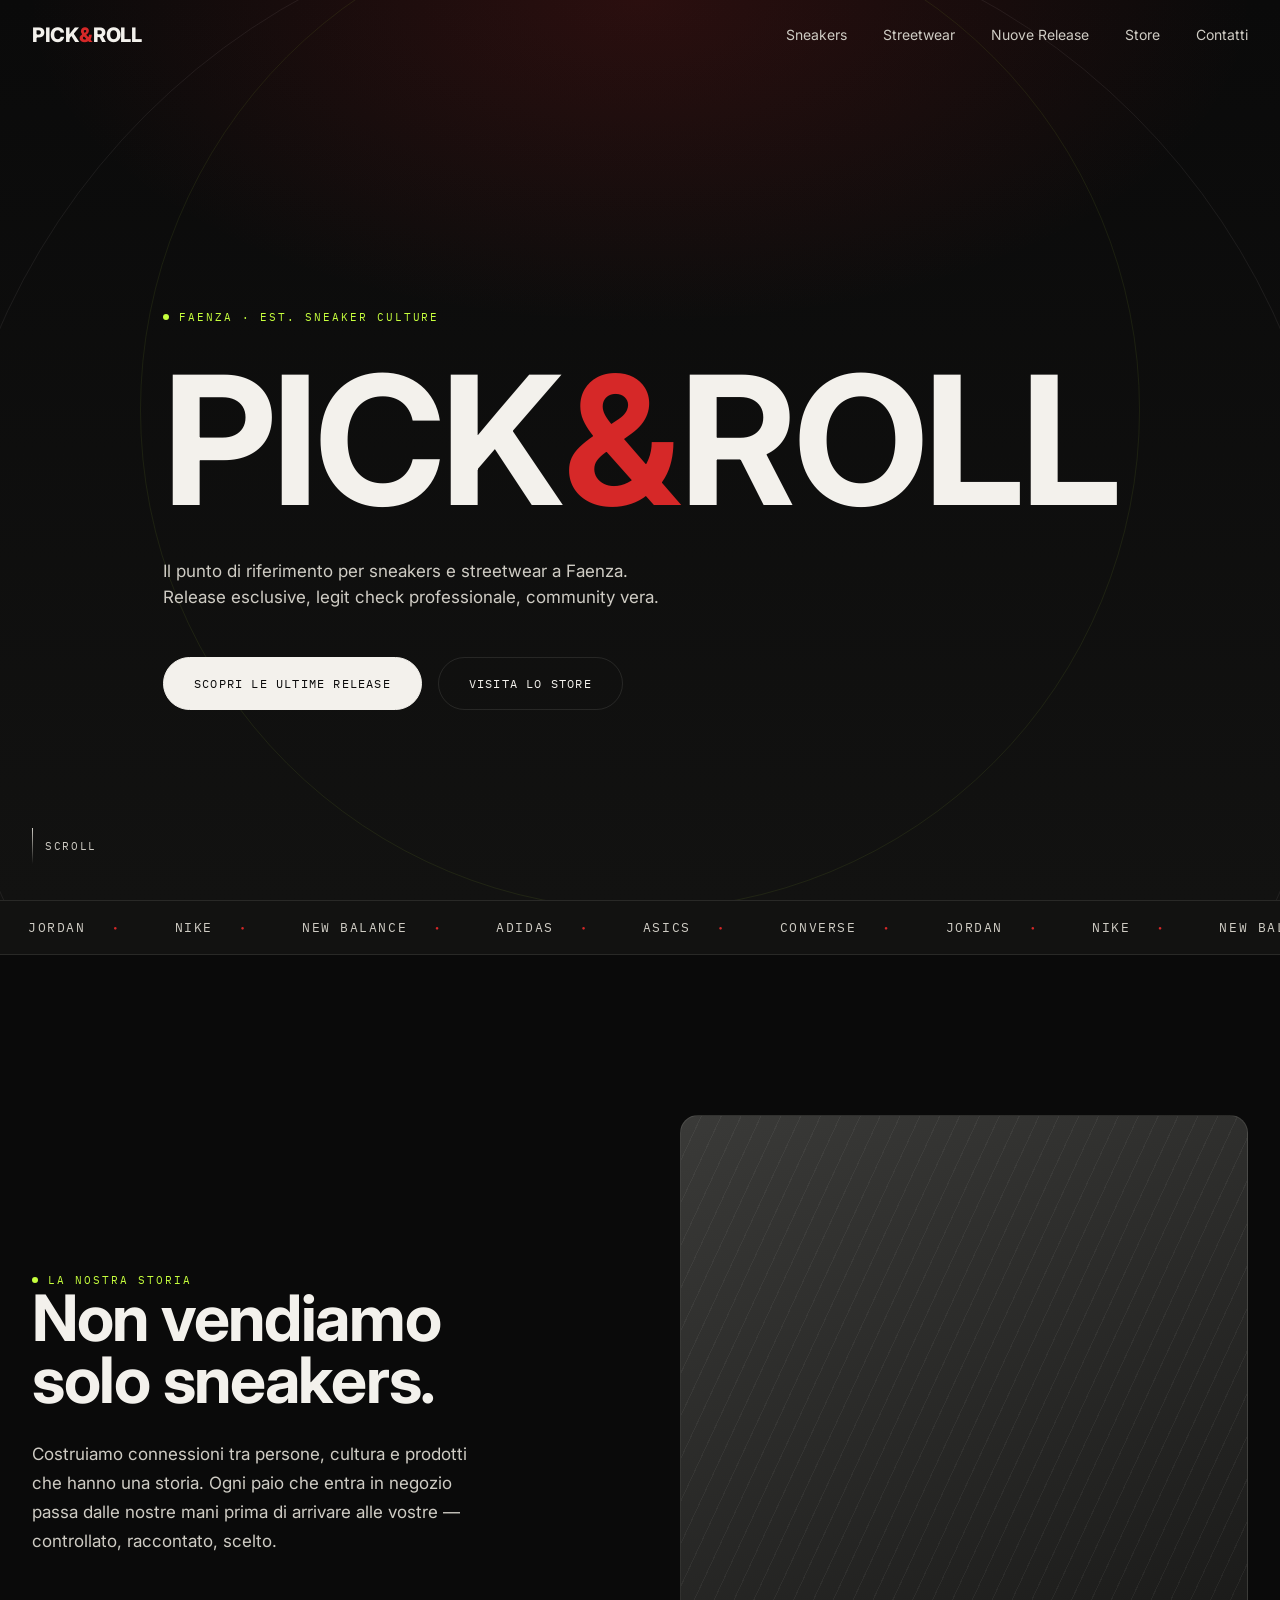
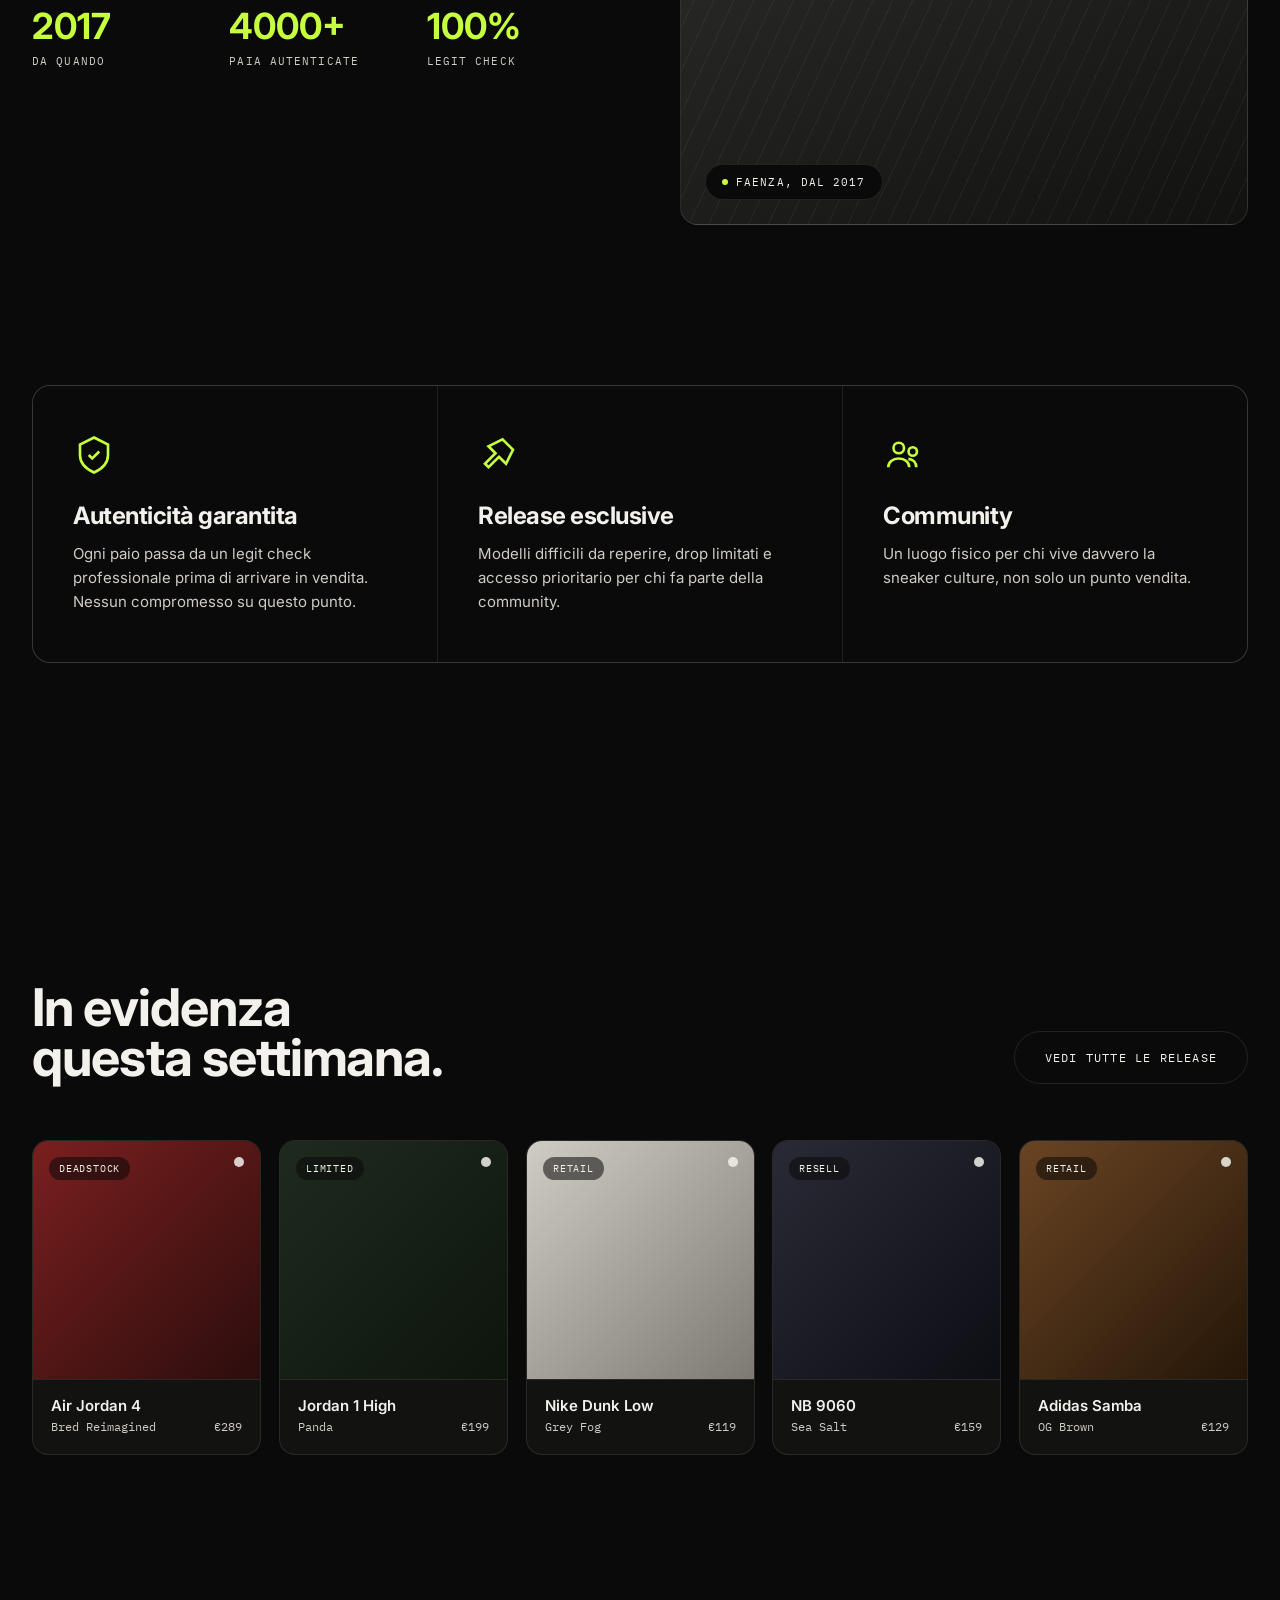
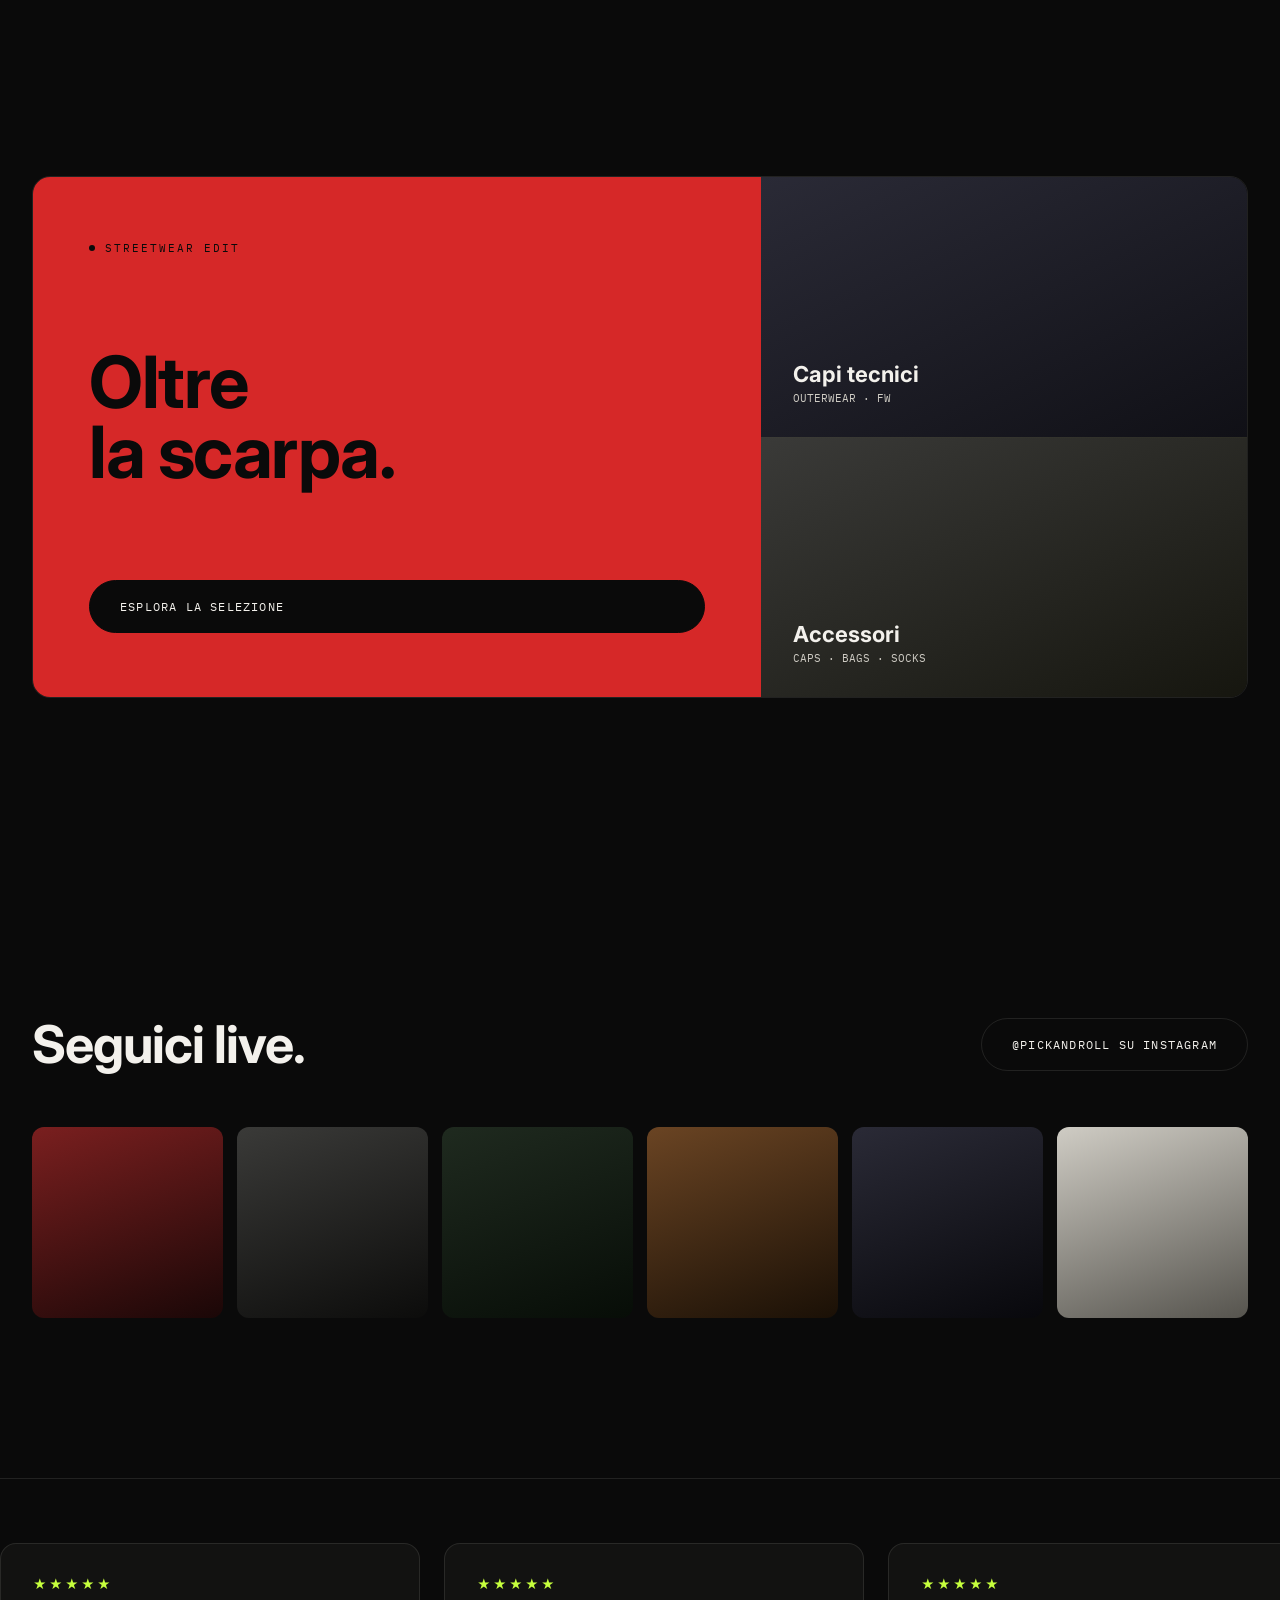
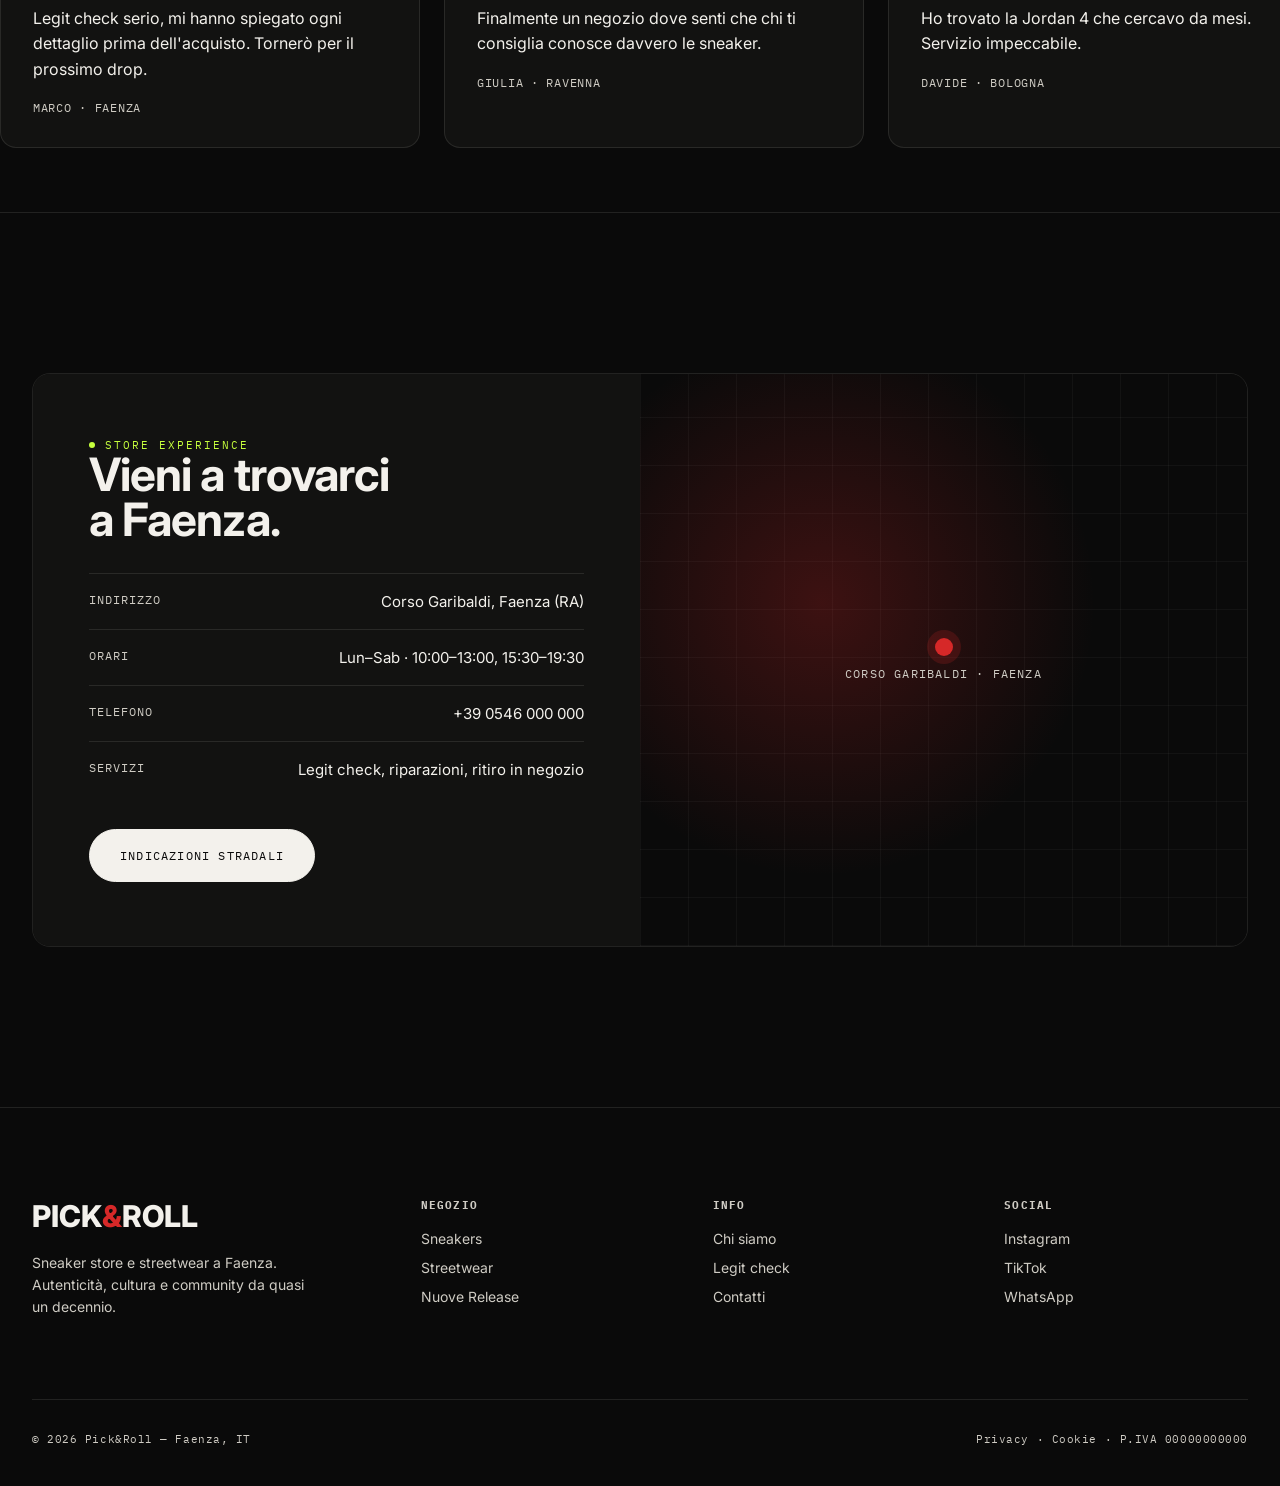
<file: gd_web_redesign/projects/pick-and-roll/index.html>
<!DOCTYPE html>
<html lang="it">
<head>
<meta charset="UTF-8">
<meta name="viewport" content="width=device-width, initial-scale=1.0">
<title>Pick&Roll — Sneakers & Streetwear, Faenza</title>
<meta name="description" content="Pick&Roll è lo sneaker store di Faenza specializzato in sneakers esclusive, streetwear, legit check e resell. Release limitate, cultura vera.">

<!-- SEO / Open Graph -->
<meta property="og:title" content="Pick&Roll — Sneakers & Streetwear a Faenza">
<meta property="og:description" content="Il punto di riferimento per sneakers e streetwear a Faenza. Autenticità garantita, release esclusive, community vera.">
<meta property="og:type" content="website">
<meta property="og:locale" content="it_IT">
<meta name="robots" content="index, follow">

<link rel="preconnect" href="https://fonts.googleapis.com">
<link rel="preconnect" href="https://fonts.gstatic.com" crossorigin>
<link href="https://fonts.googleapis.com/css2?family=Inter:wght@400;500;600&family=IBM+Plex+Mono:wght@500&display=swap" rel="stylesheet">
<link rel="stylesheet" href="https://api.fontshare.com/v2/css?f[]=general-sans@500,600,700,800&display=swap">

<script type="application/ld+json">
{
  "@context": "https://schema.org",
  "@type": "SportingGoodsStore",
  "name": "Pick&Roll",
  "image": "",
  "description": "Sneaker store specializzato in sneakers esclusive, streetwear, legit check e resell a Faenza.",
  "address": {
    "@type": "PostalAddress",
    "addressLocality": "Faenza",
    "addressRegion": "Emilia-Romagna",
    "addressCountry": "IT"
  },
  "areaServed": ["Faenza", "Ravenna", "Emilia-Romagna"]
}
</script>

<style>
  :root{
    --ink:#0a0a0a;
    --ink-soft:#121211;
    --concrete:#3a3a38;
    --bone:#f3f1ec;
    --bone-dim:#cfccc4;
    --court-red:#d62828;
    --volt:#c6ff3d;
    --satin:#b6b8bb;
    --border:rgba(243,241,236,0.1);
    --ease:cubic-bezier(.16,1,.3,1);
    --display:"General Sans", "Inter", sans-serif;
    --body:"Inter", sans-serif;
    --mono:"IBM Plex Mono", monospace;
  }
  *{margin:0;padding:0;box-sizing:border-box;}
  html{scroll-behavior:smooth;}
  body{
    background:var(--ink);
    color:var(--bone);
    font-family:var(--body);
    overflow-x:hidden;
    -webkit-font-smoothing:antialiased;
  }
  a{color:inherit;text-decoration:none;}
  img,svg{display:block;max-width:100%;}
  ::selection{background:var(--court-red);color:var(--bone);}

  .wrap{max-width:1320px;margin:0 auto;padding:0 32px;}
  .eyebrow{
    font-family:var(--mono);
    font-size:11px;
    letter-spacing:.18em;
    text-transform:uppercase;
    color:var(--volt);
    display:flex;align-items:center;gap:10px;
  }
  .eyebrow::before{content:"";width:6px;height:6px;background:var(--volt);border-radius:50%;flex-shrink:0;}

  h1,h2,h3{font-family:var(--display);font-weight:700;letter-spacing:-0.02em;line-height:0.98;}

  .btn{
    font-family:var(--mono);
    font-size:12px;
    letter-spacing:.1em;
    text-transform:uppercase;
    padding:18px 30px;
    border-radius:999px;
    display:inline-flex;
    align-items:center;
    gap:10px;
    cursor:pointer;
    border:1px solid var(--border);
    transition:background .4s var(--ease), color .4s var(--ease), border-color .4s var(--ease);
    white-space:nowrap;
  }
  .btn-primary{background:var(--bone);color:var(--ink);border-color:var(--bone);}
  .btn-primary:hover{background:var(--court-red);color:var(--bone);border-color:var(--court-red);}
  .btn-ghost{color:var(--bone);}
  .btn-ghost:hover{border-color:var(--bone);}
  .magnetic{position:relative;}

  /* reveal */
  .rv{opacity:0;transform:translateY(28px);transition:opacity .9s var(--ease), transform .9s var(--ease);}
  .rv.in{opacity:1;transform:translateY(0);}
  .rv-stagger > *{opacity:0;transform:translateY(18px);transition:opacity .7s var(--ease), transform .7s var(--ease);}
  .rv-stagger.in > *{opacity:1;transform:translateY(0);}

  /* ---------- NAV ---------- */
  header{
    position:fixed;top:0;left:0;right:0;z-index:100;
    padding:22px 0;
    transition:background .5s var(--ease), padding .5s var(--ease), border-color .5s var(--ease);
    border-bottom:1px solid transparent;
  }
  header.scrolled{
    background:rgba(10,10,10,.78);
    backdrop-filter:blur(14px);
    padding:14px 0;
    border-color:var(--border);
  }
  nav{display:flex;align-items:center;justify-content:space-between;}
  .logo{font-family:var(--display);font-weight:800;font-size:20px;letter-spacing:-0.02em;}
  .logo span{color:var(--court-red);}
  .nav-links{display:flex;gap:36px;font-size:14px;color:var(--bone-dim);}
  .nav-links a{position:relative;padding:4px 0;transition:color .3s;}
  .nav-links a::after{content:"";position:absolute;bottom:0;left:0;width:0;height:1px;background:var(--volt);transition:width .35s var(--ease);}
  .nav-links a:hover{color:var(--bone);}
  .nav-links a:hover::after{width:100%;}
  .burger{display:none;flex-direction:column;gap:5px;cursor:pointer;background:none;border:none;}
  .burger span{width:24px;height:2px;background:var(--bone);}

  /* ---------- HERO ---------- */
  .hero{
    position:relative;
    min-height:100vh;
    display:flex;flex-direction:column;justify-content:center;
    padding-top:120px;
    overflow:hidden;
    background:
      radial-gradient(ellipse 80% 60% at 50% 0%, rgba(214,40,40,.16), transparent 60%),
      linear-gradient(180deg, var(--ink) 0%, var(--ink-soft) 100%);
  }
  .court-arc{
    position:absolute;
    top:-10%;left:50%;
    width:1400px;height:1400px;
    transform:translateX(-50%);
    border:1px solid rgba(243,241,236,.07);
    border-radius:50%;
    pointer-events:none;
  }
  .court-arc.arc2{width:1000px;height:1000px;border-color:rgba(198,255,61,.08);}
  .hero-grid{position:relative;z-index:2;}
  .hero-eyebrow{margin-bottom:28px;}
  .word{
    font-size:clamp(64px, 14vw, 188px);
    text-transform:uppercase;
    display:flex;
    align-items:baseline;
    gap:.02em;
    flex-wrap:wrap;
  }
  .word .amp{
    color:var(--court-red);
    display:inline-block;
    transform-origin:50% 60%;
  }
  .word .roll{display:inline-flex;}
  .word .roll span{display:inline-block;}
  .hero-sub{
    margin-top:30px;
    max-width:520px;
    font-size:17px;
    color:var(--bone-dim);
    line-height:1.55;
  }
  .hero-cta{margin-top:46px;display:flex;gap:16px;flex-wrap:wrap;}
  .scroll-hint{
    position:absolute;bottom:36px;left:32px;
    display:flex;align-items:center;gap:12px;
    font-family:var(--mono);font-size:11px;letter-spacing:.15em;color:var(--bone-dim);
    text-transform:uppercase;
  }
  .scroll-line{width:1px;height:36px;background:linear-gradient(var(--bone-dim), transparent);position:relative;overflow:hidden;}
  .scroll-line::after{content:"";position:absolute;top:-100%;left:0;width:100%;height:100%;background:var(--volt);animation:scrolldrip 2.2s ease-in-out infinite;}
  @keyframes scrolldrip{0%{top:-100%;}100%{top:100%;}}

  /* ---------- MARQUEE ---------- */
  .marquee-strip{
    border-top:1px solid var(--border);border-bottom:1px solid var(--border);
    background:var(--ink-soft);
    overflow:hidden;
    padding:18px 0;
  }
  .marquee-track{display:flex;width:max-content;animation:scrollx 32s linear infinite;}
  .marquee-track span{
    font-family:var(--mono);font-size:13px;letter-spacing:.12em;
    color:var(--bone-dim);padding:0 28px;text-transform:uppercase;
    display:flex;align-items:center;gap:28px;
  }
  .marquee-track span::after{content:"●";color:var(--court-red);font-size:6px;}
  @keyframes scrollx{from{transform:translateX(0);}to{transform:translateX(-50%);}}

  /* ---------- STORY ---------- */
  .section{padding:160px 0;position:relative;}
  .story{display:grid;grid-template-columns:1fr 1fr;gap:80px;align-items:center;}
  .story h2{font-size:clamp(38px,5vw,64px);margin-bottom:28px;}
  .story p{color:var(--bone-dim);font-size:17px;line-height:1.7;max-width:460px;}
  .story-stats{display:grid;grid-template-columns:repeat(3,1fr);gap:24px;margin-top:48px;}
  .stat-num{font-family:var(--display);font-weight:700;font-size:36px;color:var(--volt);}
  .stat-label{font-family:var(--mono);font-size:11px;letter-spacing:.1em;color:var(--bone-dim);text-transform:uppercase;margin-top:6px;}
  .story-visual{
    aspect-ratio:4/5;
    border-radius:18px;
    position:relative;
    background:linear-gradient(155deg, var(--concrete), var(--ink-soft));
    overflow:hidden;
    border:1px solid var(--border);
  }
  .story-visual .grain-line{
    position:absolute;inset:0;
    background:
      repeating-linear-gradient(115deg, rgba(243,241,236,.05) 0px, rgba(243,241,236,.05) 1px, transparent 1px, transparent 18px);
  }
  .story-visual .tag-float{
    position:absolute;bottom:24px;left:24px;
    font-family:var(--mono);font-size:11px;letter-spacing:.1em;text-transform:uppercase;
    background:var(--ink);border:1px solid var(--border);padding:10px 16px;border-radius:999px;
    display:flex;align-items:center;gap:8px;
  }
  .story-visual .tag-float::before{content:"";width:6px;height:6px;background:var(--volt);border-radius:50%;}

  /* ---------- FEATURES ---------- */
  .features{display:grid;grid-template-columns:repeat(3,1fr);gap:1px;background:var(--border);border:1px solid var(--border);border-radius:18px;overflow:hidden;}
  .feature{background:var(--ink);padding:48px 40px;transition:background .5s var(--ease);}
  .feature:hover{background:var(--ink-soft);}
  .feature .ic{width:42px;height:42px;margin-bottom:28px;color:var(--volt);}
  .feature h3{font-size:24px;margin-bottom:14px;}
  .feature p{color:var(--bone-dim);font-size:15px;line-height:1.6;}

  /* ---------- PRODUCTS ---------- */
  .section-head{display:flex;justify-content:space-between;align-items:flex-end;margin-bottom:56px;gap:24px;flex-wrap:wrap;}
  .section-head h2{font-size:clamp(34px,4.5vw,52px);}
  .products-grid{display:grid;grid-template-columns:repeat(5,1fr);gap:18px;}
  .product-card{
    border-radius:16px;overflow:hidden;
    border:1px solid var(--border);
    background:var(--ink-soft);
    cursor:pointer;
    transition:transform .15s ease, border-color .4s var(--ease);
    will-change:transform;
  }
  .product-card:hover{border-color:rgba(243,241,236,.25);}
  .swatch{
    aspect-ratio:1/1.05;
    position:relative;
    display:flex;align-items:flex-start;justify-content:space-between;
    padding:16px;
  }
  .swatch .tag{
    font-family:var(--mono);font-size:10px;letter-spacing:.08em;text-transform:uppercase;
    background:rgba(10,10,10,.55);padding:5px 10px;border-radius:999px;backdrop-filter:blur(4px);
  }
  .swatch .dot{width:10px;height:10px;border-radius:50%;background:var(--bone);opacity:.85;}
  .product-info{padding:16px 18px 20px;border-top:1px solid var(--border);}
  .product-info .name{font-family:var(--display);font-weight:600;font-size:15px;margin-bottom:4px;}
  .product-info .meta{display:flex;justify-content:space-between;font-family:var(--mono);font-size:12px;color:var(--bone-dim);}

  .sw-1{background:linear-gradient(135deg,#7a1f1f,#2c0d0d);}
  .sw-2{background:linear-gradient(135deg,#1f2a1f,#0d150d);}
  .sw-3{background:linear-gradient(135deg,#cfccc4,#7d7a73);}
  .sw-4{background:linear-gradient(135deg,#2a2a36,#0d0d14);}
  .sw-5{background:linear-gradient(135deg,#6a4423,#241608);}

  /* ---------- STREETWEAR MAGAZINE ---------- */
  .mag{display:grid;grid-template-columns:1.2fr .8fr;gap:0;border:1px solid var(--border);border-radius:18px;overflow:hidden;}
  .mag-left{background:var(--court-red);padding:64px 56px;display:flex;flex-direction:column;justify-content:space-between;min-height:520px;}
  .mag-left h2{font-size:clamp(40px,6vw,72px);color:var(--ink);}
  .mag-left .eyebrow{color:var(--ink);}
  .mag-left .eyebrow::before{background:var(--ink);}
  .mag-right{background:var(--ink-soft);display:grid;grid-template-rows:1fr 1fr;}
  .mag-tile{padding:32px;border-top:1px solid var(--border);display:flex;flex-direction:column;justify-content:flex-end;position:relative;}
  .mag-tile:first-child{border-top:none;}
  .mag-tile .mag-name{font-family:var(--display);font-weight:700;font-size:22px;}
  .mag-tile .mag-tag{font-family:var(--mono);font-size:11px;color:var(--bone-dim);text-transform:uppercase;margin-top:4px;}
  .mag-tile.t1{background:linear-gradient(155deg,#2a2a36,#101016);}
  .mag-tile.t2{background:linear-gradient(155deg,#3a3a38,#16160f);}

  /* ---------- INSTAGRAM ---------- */
  .ig-grid{display:grid;grid-template-columns:repeat(6,1fr);gap:14px;}
  .ig-tile{aspect-ratio:1/1;border-radius:12px;position:relative;overflow:hidden;cursor:pointer;}
  .ig-tile .ig-overlay{
    position:absolute;inset:0;background:rgba(10,10,10,.55);
    display:flex;align-items:center;justify-content:center;gap:8px;
    opacity:0;transition:opacity .35s var(--ease);
    font-family:var(--mono);font-size:13px;
  }
  .ig-tile:hover .ig-overlay{opacity:1;}
  .ig-1{background:linear-gradient(160deg,#7a1f1f,#1a0707);}
  .ig-2{background:linear-gradient(160deg,#3a3a38,#0c0c0b);}
  .ig-3{background:linear-gradient(160deg,#1f2a1f,#070d07);}
  .ig-4{background:linear-gradient(160deg,#6a4423,#1a1006);}
  .ig-5{background:linear-gradient(160deg,#2a2a36,#08080c);}
  .ig-6{background:linear-gradient(160deg,#cfccc4,#56544e);}

  /* ---------- TESTIMONIALS ---------- */
  .ticker-wrap{border-top:1px solid var(--border);border-bottom:1px solid var(--border);padding:64px 0;overflow:hidden;}
  .ticker{display:flex;width:max-content;animation:scrollx 50s linear infinite;gap:24px;}
  .quote-card{
    width:420px;flex-shrink:0;
    background:var(--ink-soft);border:1px solid var(--border);border-radius:16px;
    padding:32px;
  }
  .quote-card p{font-size:16px;line-height:1.6;color:var(--bone);margin-bottom:18px;}
  .quote-card .who{font-family:var(--mono);font-size:12px;color:var(--bone-dim);text-transform:uppercase;letter-spacing:.06em;}
  .stars{color:var(--volt);font-size:13px;margin-bottom:14px;letter-spacing:2px;}

  /* ---------- STORE ---------- */
  .store{display:grid;grid-template-columns:1fr 1fr;gap:0;border:1px solid var(--border);border-radius:18px;overflow:hidden;}
  .store-info{padding:64px 56px;background:var(--ink-soft);}
  .store-info h2{font-size:clamp(32px,4vw,46px);margin-bottom:30px;}
  .store-row{display:flex;justify-content:space-between;padding:18px 0;border-top:1px solid var(--border);font-size:15px;}
  .store-row:first-of-type{border-top:none;}
  .store-row .label{color:var(--bone-dim);font-family:var(--mono);font-size:12px;text-transform:uppercase;letter-spacing:.08em;}
  .store-map{
    position:relative;background:
      radial-gradient(circle at 30% 40%, rgba(214,40,40,.25), transparent 50%),
      repeating-linear-gradient(0deg, rgba(243,241,236,.04) 0 1px, transparent 1px 48px),
      repeating-linear-gradient(90deg, rgba(243,241,236,.04) 0 1px, transparent 1px 48px),
      var(--ink);
    min-height:480px;display:flex;align-items:center;justify-content:center;
  }
  .pin{display:flex;flex-direction:column;align-items:center;gap:10px;}
  .pin-dot{width:18px;height:18px;border-radius:50%;background:var(--court-red);box-shadow:0 0 0 8px rgba(214,40,40,.18);animation:pulse 2.4s ease-in-out infinite;}
  @keyframes pulse{0%,100%{box-shadow:0 0 0 8px rgba(214,40,40,.18);}50%{box-shadow:0 0 0 16px rgba(214,40,40,.06);}}
  .pin-label{font-family:var(--mono);font-size:12px;letter-spacing:.1em;text-transform:uppercase;color:var(--bone-dim);}

  /* ---------- FOOTER ---------- */
  footer{padding:90px 0 40px;border-top:1px solid var(--border);}
  .foot-top{display:grid;grid-template-columns:1.4fr 1fr 1fr 1fr;gap:48px;margin-bottom:80px;}
  .foot-logo{font-family:var(--display);font-weight:800;font-size:30px;margin-bottom:18px;}
  .foot-logo span{color:var(--court-red);}
  .foot-top p{color:var(--bone-dim);font-size:14px;max-width:280px;line-height:1.6;}
  .foot-col h4{font-family:var(--mono);font-size:11px;letter-spacing:.1em;text-transform:uppercase;color:var(--bone-dim);margin-bottom:18px;}
  .foot-col a{display:block;font-size:14px;margin-bottom:12px;color:var(--bone-dim);transition:color .3s;}
  .foot-col a:hover{color:var(--bone);}
  .foot-bottom{display:flex;justify-content:space-between;padding-top:32px;border-top:1px solid var(--border);font-family:var(--mono);font-size:11px;color:var(--bone-dim);letter-spacing:.05em;flex-wrap:wrap;gap:12px;}

  @media (max-width:900px){
    .nav-links{display:none;}
    .burger{display:flex;}
    .story,.mag,.store{grid-template-columns:1fr;}
    .products-grid{grid-template-columns:repeat(2,1fr);}
    .features{grid-template-columns:1fr;}
    .ig-grid{grid-template-columns:repeat(3,1fr);}
    .foot-top{grid-template-columns:1fr 1fr;}
    .section{padding:100px 0;}
    .mag-right{grid-template-rows:240px 240px;}
  }

  @media (prefers-reduced-motion:reduce){
    *{animation-duration:.001s !important; transition-duration:.001s !important;}
  }
</style>
</head>
<body>

<header id="header">
  <div class="wrap">
    <nav>
      <a class="logo" href="#">PICK<span>&</span>ROLL</a>
      <div class="nav-links">
        <a href="#sneakers">Sneakers</a>
        <a href="#streetwear">Streetwear</a>
        <a href="#release">Nuove Release</a>
        <a href="#store">Store</a>
        <a href="#contatti">Contatti</a>
      </div>
      <a class="btn btn-ghost magnetic" href="#store" style="display:none" id="navCta">Prenota legit check</a>
      <button class="burger" id="burger" aria-label="Menu"><span></span><span></span><span></span></button>
    </nav>
  </div>
</header>

<!-- HERO -->
<section class="hero">
  <div class="court-arc"></div>
  <div class="court-arc arc2"></div>
  <div class="wrap hero-grid">
    <div class="eyebrow hero-eyebrow">Faenza · Est. sneaker culture</div>
    <h1 class="word">
      <span>PICK</span><span class="amp" id="amp">&amp;</span><span class="roll" id="rollWord"></span>
    </h1>
    <p class="hero-sub">Il punto di riferimento per sneakers e streetwear a Faenza. Release esclusive, legit check professionale, community vera.</p>
    <div class="hero-cta">
      <a href="#release" class="btn btn-primary magnetic">Scopri le ultime release</a>
      <a href="#store" class="btn btn-ghost magnetic">Visita lo store</a>
    </div>
  </div>
  <div class="scroll-hint"><div class="scroll-line"></div>Scroll</div>
</section>

<!-- MARQUEE -->
<div class="marquee-strip">
  <div class="marquee-track" id="marquee1"></div>
</div>

<!-- STORY -->
<section class="section">
  <div class="wrap story">
    <div class="rv">
      <div class="eyebrow">La nostra storia</div>
      <h2>Non vendiamo<br>solo sneakers.</h2>
      <p>Costruiamo connessioni tra persone, cultura e prodotti che hanno una storia. Ogni paio che entra in negozio passa dalle nostre mani prima di arrivare alle vostre — controllato, raccontato, scelto.</p>
      <div class="story-stats">
        <div><div class="stat-num">2017</div><div class="stat-label">Da quando</div></div>
        <div><div class="stat-num">4000+</div><div class="stat-label">Paia autenticate</div></div>
        <div><div class="stat-num">100%</div><div class="stat-label">Legit check</div></div>
      </div>
    </div>
    <div class="rv story-visual">
      <div class="grain-line"></div>
      <div class="tag-float">Faenza, dal 2017</div>
    </div>
  </div>
</section>

<!-- FEATURES -->
<section class="section" style="padding-top:0;">
  <div class="wrap">
    <div class="features rv-stagger">
      <div class="feature">
        <svg class="ic" viewBox="0 0 24 24" fill="none" stroke="currentColor" stroke-width="1.5"><path d="M12 2l8 4v6c0 5-3.5 8-8 10-4.5-2-8-5-8-10V6l8-4z"/><path d="M9 12l2 2 4-4"/></svg>
        <h3>Autenticità garantita</h3>
        <p>Ogni paio passa da un legit check professionale prima di arrivare in vendita. Nessun compromesso su questo punto.</p>
      </div>
      <div class="feature">
        <svg class="ic" viewBox="0 0 24 24" fill="none" stroke="currentColor" stroke-width="1.5"><path d="M4 17l6-6-4-4 8-4 6 6-4 8-4-4-6 6-2-2z"/></svg>
        <h3>Release esclusive</h3>
        <p>Modelli difficili da reperire, drop limitati e accesso prioritario per chi fa parte della community.</p>
      </div>
      <div class="feature">
        <svg class="ic" viewBox="0 0 24 24" fill="none" stroke="currentColor" stroke-width="1.5"><circle cx="9" cy="8" r="3"/><circle cx="17" cy="10" r="2.4"/><path d="M3 19c0-3 2.5-5 6-5s6 2 6 5"/><path d="M14.5 14.2c2.7.2 4.5 2 4.5 4.8"/></svg>
        <h3>Community</h3>
        <p>Un luogo fisico per chi vive davvero la sneaker culture, non solo un punto vendita.</p>
      </div>
    </div>
  </div>
</section>

<!-- PRODUCTS -->
<section class="section" id="sneakers">
  <div class="wrap">
    <div class="section-head rv">
      <h2>In evidenza<br>questa settimana.</h2>
      <a href="#release" class="btn btn-ghost magnetic">Vedi tutte le release</a>
    </div>
    <div class="products-grid rv-stagger">
      <div class="product-card">
        <div class="swatch sw-1"><span class="tag">Deadstock</span><span class="dot"></span></div>
        <div class="product-info"><div class="name">Air Jordan 4</div><div class="meta"><span>Bred Reimagined</span><span>€289</span></div></div>
      </div>
      <div class="product-card">
        <div class="swatch sw-2"><span class="tag">Limited</span><span class="dot"></span></div>
        <div class="product-info"><div class="name">Jordan 1 High</div><div class="meta"><span>Panda</span><span>€199</span></div></div>
      </div>
      <div class="product-card">
        <div class="swatch sw-3"><span class="tag">Retail</span><span class="dot"></span></div>
        <div class="product-info"><div class="name">Nike Dunk Low</div><div class="meta"><span>Grey Fog</span><span>€119</span></div></div>
      </div>
      <div class="product-card">
        <div class="swatch sw-4"><span class="tag">Resell</span><span class="dot"></span></div>
        <div class="product-info"><div class="name">NB 9060</div><div class="meta"><span>Sea Salt</span><span>€159</span></div></div>
      </div>
      <div class="product-card">
        <div class="swatch sw-5"><span class="tag">Retail</span><span class="dot"></span></div>
        <div class="product-info"><div class="name">Adidas Samba</div><div class="meta"><span>OG Brown</span><span>€129</span></div></div>
      </div>
    </div>
  </div>
</section>

<!-- STREETWEAR MAGAZINE -->
<section class="section" id="streetwear">
  <div class="wrap">
    <div class="mag rv">
      <div class="mag-left">
        <div class="eyebrow">Streetwear edit</div>
        <h2>Oltre<br>la scarpa.</h2>
        <a href="#streetwear" class="btn magnetic" style="background:var(--ink);color:var(--bone);border-color:var(--ink);">Esplora la selezione</a>
      </div>
      <div class="mag-right">
        <div class="mag-tile t1"><div class="mag-name">Capi tecnici</div><div class="mag-tag">Outerwear · FW</div></div>
        <div class="mag-tile t2"><div class="mag-name">Accessori</div><div class="mag-tag">Caps · Bags · Socks</div></div>
      </div>
    </div>
  </div>
</section>

<!-- INSTAGRAM -->
<section class="section">
  <div class="wrap">
    <div class="section-head rv">
      <h2>Seguici live.</h2>
      <a href="https://instagram.com" target="_blank" class="btn btn-ghost magnetic">@pickandroll su Instagram</a>
    </div>
    <div class="ig-grid rv-stagger">
      <div class="ig-tile ig-1"><div class="ig-overlay">♥ 214</div></div>
      <div class="ig-tile ig-2"><div class="ig-overlay">♥ 188</div></div>
      <div class="ig-tile ig-3"><div class="ig-overlay">♥ 342</div></div>
      <div class="ig-tile ig-4"><div class="ig-overlay">♥ 97</div></div>
      <div class="ig-tile ig-5"><div class="ig-overlay">♥ 261</div></div>
      <div class="ig-tile ig-6"><div class="ig-overlay">♥ 150</div></div>
    </div>
  </div>
</section>

<!-- TESTIMONIALS -->
<div class="ticker-wrap">
  <div class="ticker" id="ticker"></div>
</div>

<!-- STORE -->
<section class="section" id="store">
  <div class="wrap">
    <div class="store rv">
      <div class="store-info">
        <div class="eyebrow">Store experience</div>
        <h2>Vieni a trovarci<br>a Faenza.</h2>
        <div class="store-row"><span class="label">Indirizzo</span><span>Corso Garibaldi, Faenza (RA)</span></div>
        <div class="store-row"><span class="label">Orari</span><span>Lun–Sab · 10:00–13:00, 15:30–19:30</span></div>
        <div class="store-row"><span class="label">Telefono</span><span>+39 0546 000 000</span></div>
        <div class="store-row"><span class="label">Servizi</span><span>Legit check, riparazioni, ritiro in negozio</span></div>
        <div style="margin-top:32px;"><a href="#" class="btn btn-primary magnetic">Indicazioni stradali</a></div>
      </div>
      <div class="store-map">
        <div class="pin">
          <div class="pin-dot"></div>
          <div class="pin-label">Corso Garibaldi · Faenza</div>
        </div>
      </div>
    </div>
  </div>
</section>

<!-- FOOTER -->
<footer>
  <div class="wrap">
    <div class="foot-top">
      <div>
        <div class="foot-logo">PICK<span>&</span>ROLL</div>
        <p>Sneaker store e streetwear a Faenza. Autenticità, cultura e community da quasi un decennio.</p>
      </div>
      <div class="foot-col">
        <h4>Negozio</h4>
        <a href="#sneakers">Sneakers</a>
        <a href="#streetwear">Streetwear</a>
        <a href="#release">Nuove Release</a>
      </div>
      <div class="foot-col">
        <h4>Info</h4>
        <a href="#">Chi siamo</a>
        <a href="#">Legit check</a>
        <a href="#contatti">Contatti</a>
      </div>
      <div class="foot-col">
        <h4>Social</h4>
        <a href="#">Instagram</a>
        <a href="#">TikTok</a>
        <a href="#">WhatsApp</a>
      </div>
    </div>
    <div class="foot-bottom">
      <span>© 2026 Pick&Roll — Faenza, IT</span>
      <span>Privacy · Cookie · P.IVA 00000000000</span>
    </div>
  </div>
</footer>

<script>
// ---- Marquee content ----
const brands = ["JORDAN","NIKE","NEW BALANCE","ADIDAS","ASICS","CONVERSE"];
const m1 = document.getElementById('marquee1');
m1.innerHTML = Array(2).fill(brands.map(b=>`<span>${b}</span>`).join('')).join('');

// ---- Hero kinetic wordmark: ROLL spins into place around the amp (pick & roll) ----
const rollWord = document.getElementById('rollWord');
"ROLL".split("").forEach((ch,i)=>{
  const s = document.createElement('span');
  s.textContent = ch;
  s.style.opacity = 0;
  s.style.transform = `translateY(40px) rotate(${(i%2?1:-1)*40}deg)`;
  s.style.transition = `opacity .8s var(--ease) ${0.5 + i*0.08}s, transform .9s var(--ease) ${0.5 + i*0.08}s`;
  rollWord.appendChild(s);
});
const amp = document.getElementById('amp');
amp.style.transform = "rotate(-25deg) scale(.6)";
amp.style.opacity = 0;
amp.style.transition = "transform 1s var(--ease) .1s, opacity .8s var(--ease) .1s";
requestAnimationFrame(()=>{
  setTimeout(()=>{
    amp.style.transform = "rotate(0deg) scale(1)";
    amp.style.opacity = 1;
    rollWord.querySelectorAll('span').forEach(s=>{
      s.style.opacity = 1;
      s.style.transform = "translateY(0) rotate(0deg)";
    });
  }, 80);
});

// ---- Header scroll state ----
const header = document.getElementById('header');
window.addEventListener('scroll', ()=>{
  header.classList.toggle('scrolled', window.scrollY > 40);
}, {passive:true});

// ---- Scroll reveal ----
const reduced = window.matchMedia('(prefers-reduced-motion: reduce)').matches;
const io = new IntersectionObserver((entries)=>{
  entries.forEach(e=>{ if(e.isIntersecting){ e.target.classList.add('in'); io.unobserve(e.target); } });
},{threshold:0.18});
document.querySelectorAll('.rv, .rv-stagger').forEach(el=>{
  if(reduced){ el.classList.add('in'); } else { io.observe(el); }
});

// ---- Magnetic buttons ----
if(!reduced){
  document.querySelectorAll('.magnetic').forEach(btn=>{
    btn.addEventListener('mousemove', e=>{
      const r = btn.getBoundingClientRect();
      const x = (e.clientX - r.left - r.width/2) * 0.35;
      const y = (e.clientY - r.top - r.height/2) * 0.5;
      btn.style.transform = `translate(${x}px, ${y}px)`;
    });
    btn.addEventListener('mouseleave', ()=>{ btn.style.transform = 'translate(0,0)'; btn.style.transition='transform .4s var(--ease)'; });
    btn.addEventListener('mouseenter', ()=>{ btn.style.transition='transform .05s linear'; });
  });

  // ---- Product card tilt ----
  document.querySelectorAll('.product-card').forEach(card=>{
    card.addEventListener('mousemove', e=>{
      const r = card.getBoundingClientRect();
      const px = (e.clientX - r.left)/r.width - 0.5;
      const py = (e.clientY - r.top)/r.height - 0.5;
      card.style.transform = `perspective(700px) rotateX(${py*-8}deg) rotateY(${px*8}deg) translateY(-4px)`;
    });
    card.addEventListener('mouseleave', ()=>{ card.style.transform = 'none'; });
  });

  // ---- Hero arcs subtle parallax on mouse ----
  const arcs = document.querySelectorAll('.court-arc');
  document.querySelector('.hero').addEventListener('mousemove', e=>{
    const x = (e.clientX/window.innerWidth - 0.5) * 18;
    const y = (e.clientY/window.innerHeight - 0.5) * 18;
    arcs.forEach((a,i)=>{ a.style.transform = `translate(calc(-50% + ${x*(i+1)}px), ${y*(i+1)}px)`; });
  });
}

// ---- Testimonials ticker ----
const reviews = [
  {q:"Legit check serio, mi hanno spiegato ogni dettaglio prima dell'acquisto. Tornerò per il prossimo drop.", who:"Marco · Faenza"},
  {q:"Finalmente un negozio dove senti che chi ti consiglia conosce davvero le sneaker.", who:"Giulia · Ravenna"},
  {q:"Ho trovato la Jordan 4 che cercavo da mesi. Servizio impeccabile.", who:"Davide · Bologna"},
  {q:"Community top, eventi e drop sempre puntuali su Instagram.", who:"Sara · Imola"},
];
const ticker = document.getElementById('ticker');
const renderQuotes = ()=> reviews.map(r=>`
  <div class="quote-card">
    <div class="stars">★★★★★</div>
    <p>${r.q}</p>
    <div class="who">${r.who}</div>
  </div>`).join('');
ticker.innerHTML = renderQuotes() + renderQuotes();

// ---- Mobile menu ----
const burger = document.getElementById('burger');
const navLinks = document.querySelector('.nav-links');
burger.addEventListener('click', ()=>{
  const open = navLinks.style.display === 'flex';
  navLinks.style.display = open ? 'none' : 'flex';
  navLinks.style.position = 'absolute';
  navLinks.style.top = '64px';
  navLinks.style.left = '0';
  navLinks.style.right = '0';
  navLinks.style.flexDirection = 'column';
  navLinks.style.background = 'rgba(10,10,10,.97)';
  navLinks.style.padding = '24px 32px';
  navLinks.style.gap = '20px';
});
</script>

</body>
</html>
</file>
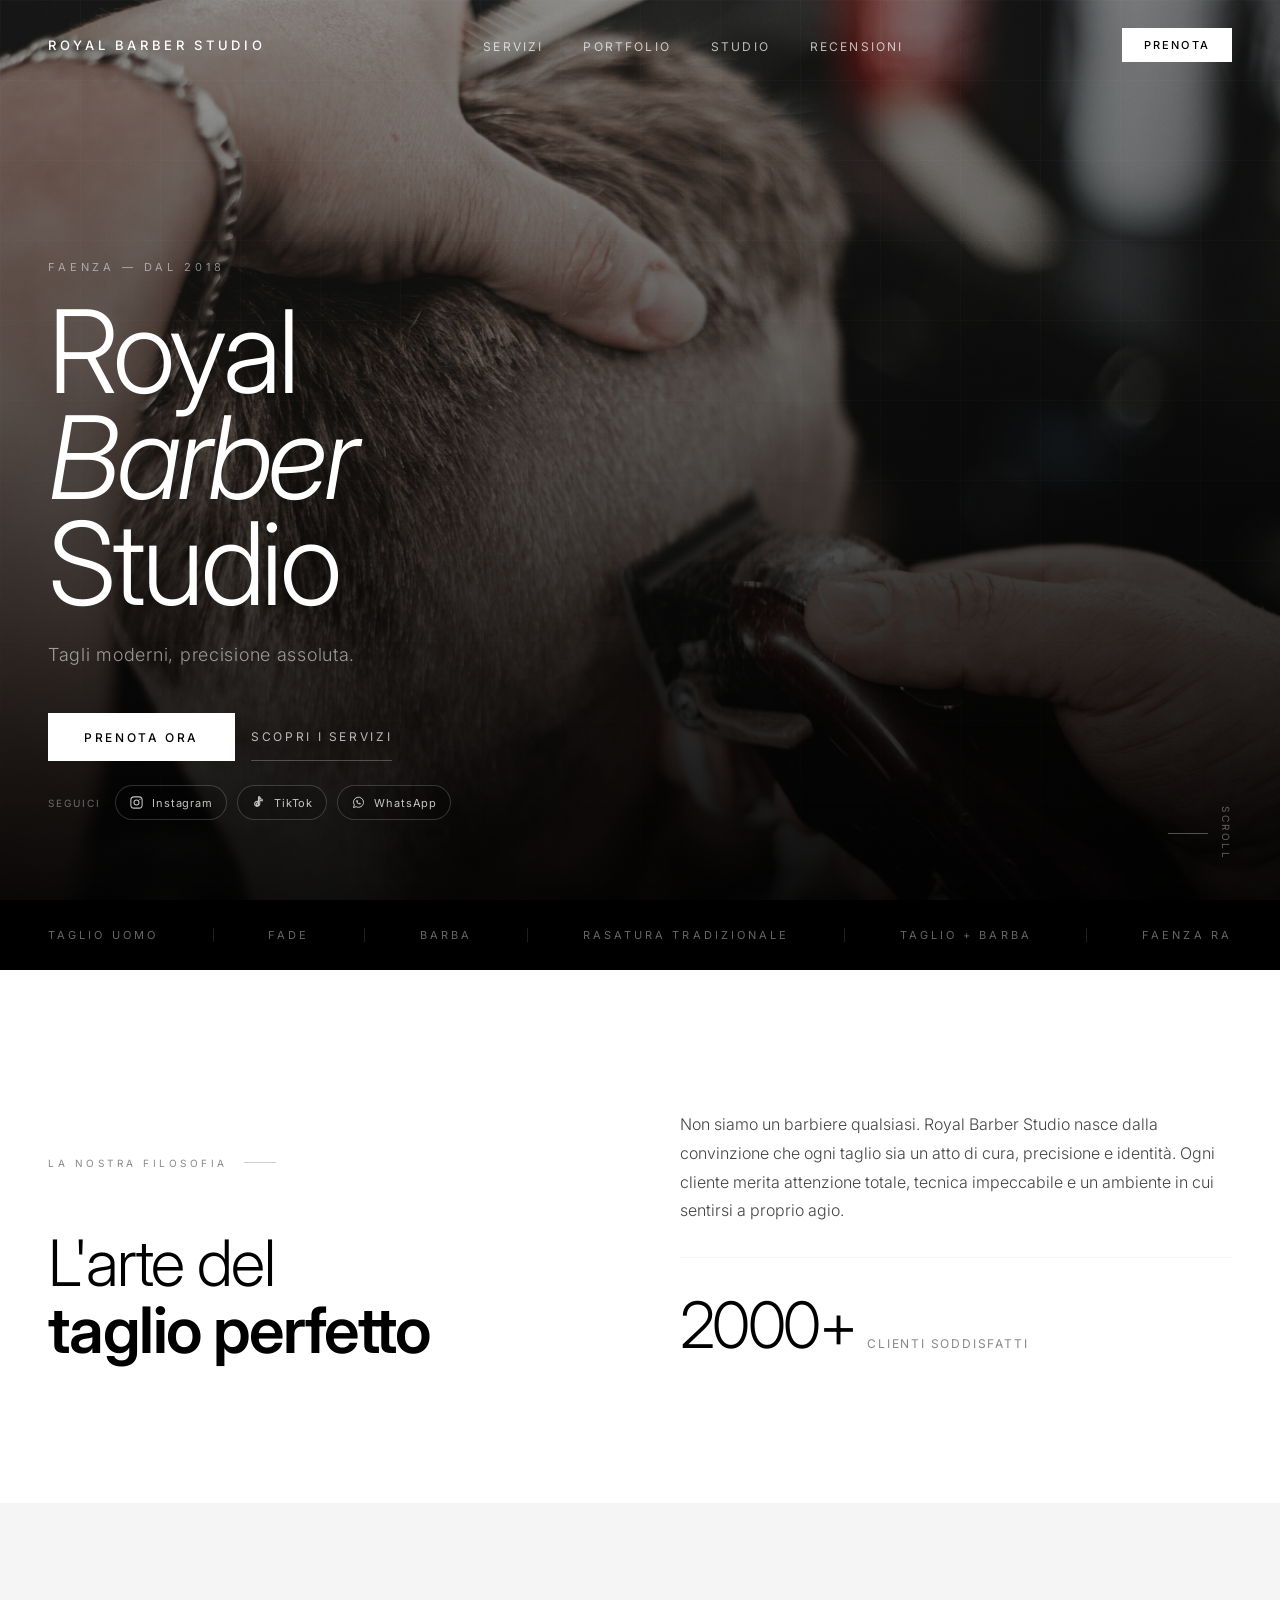
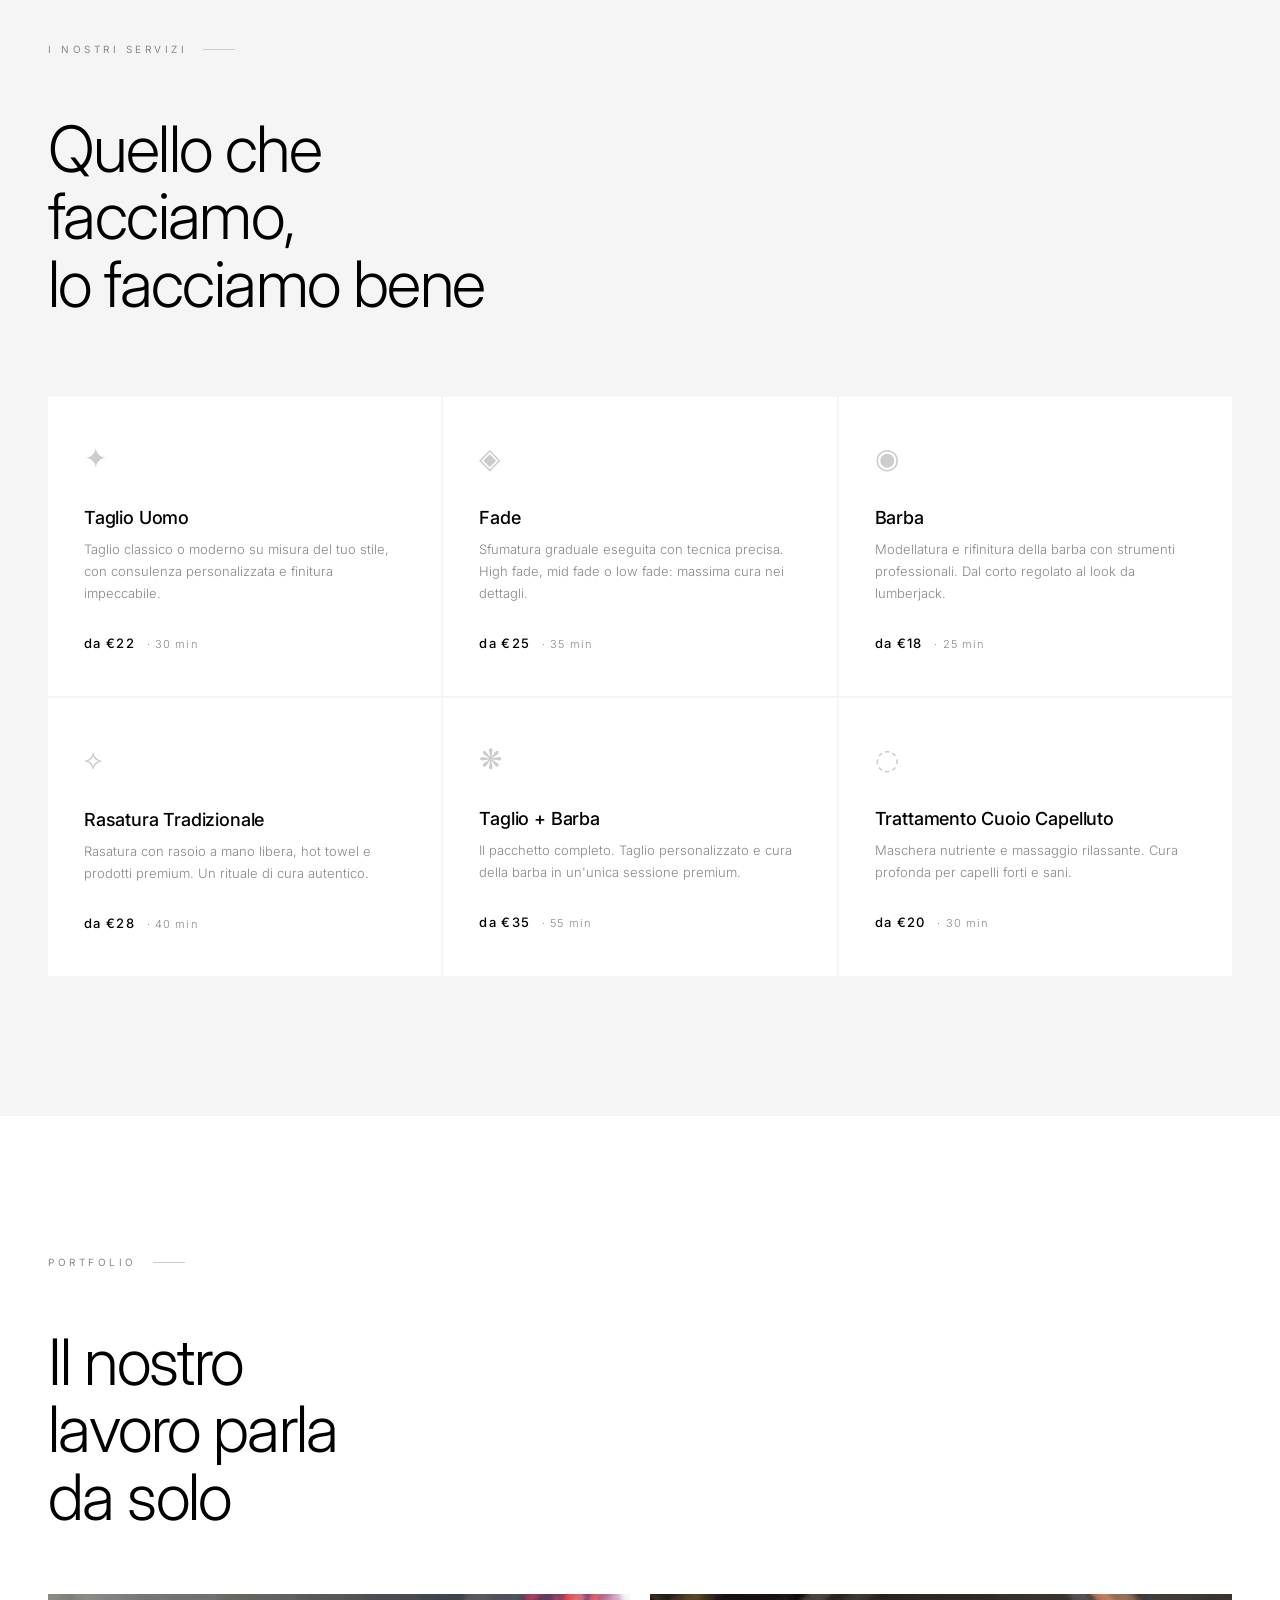
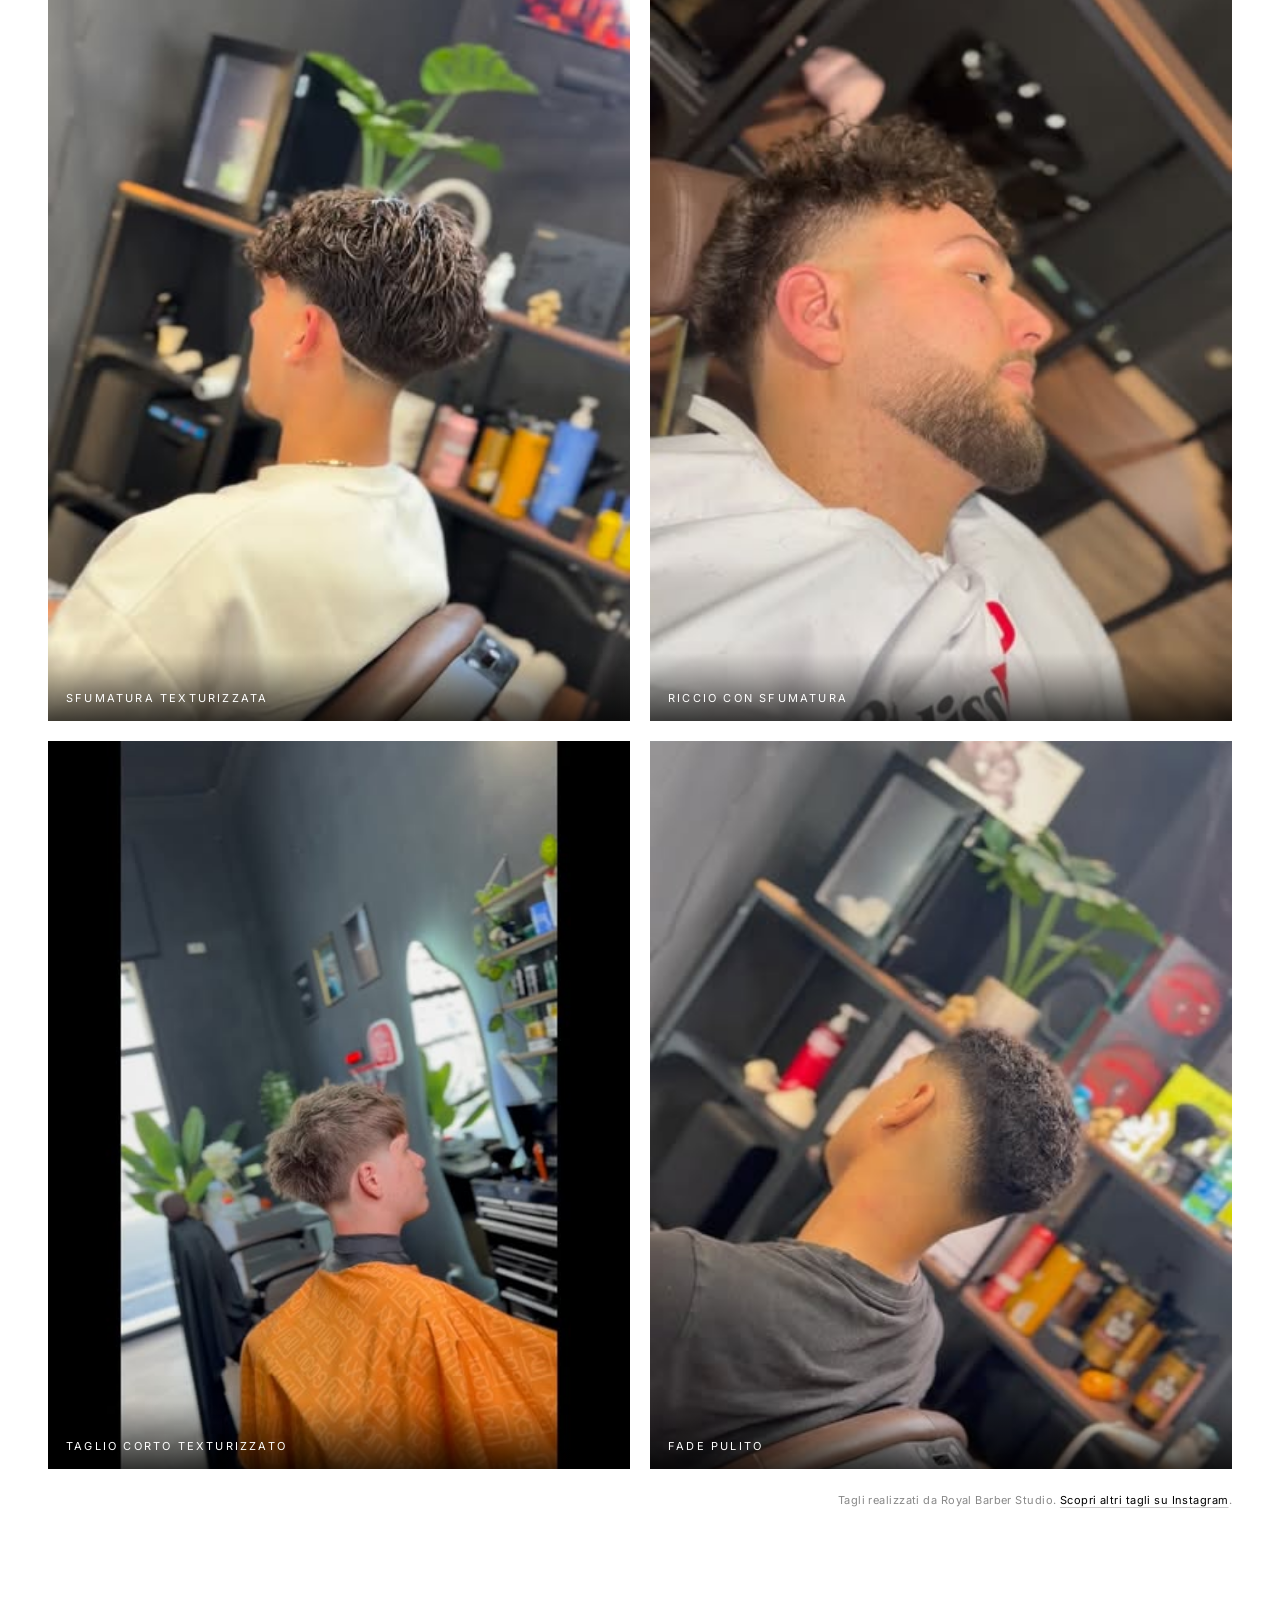
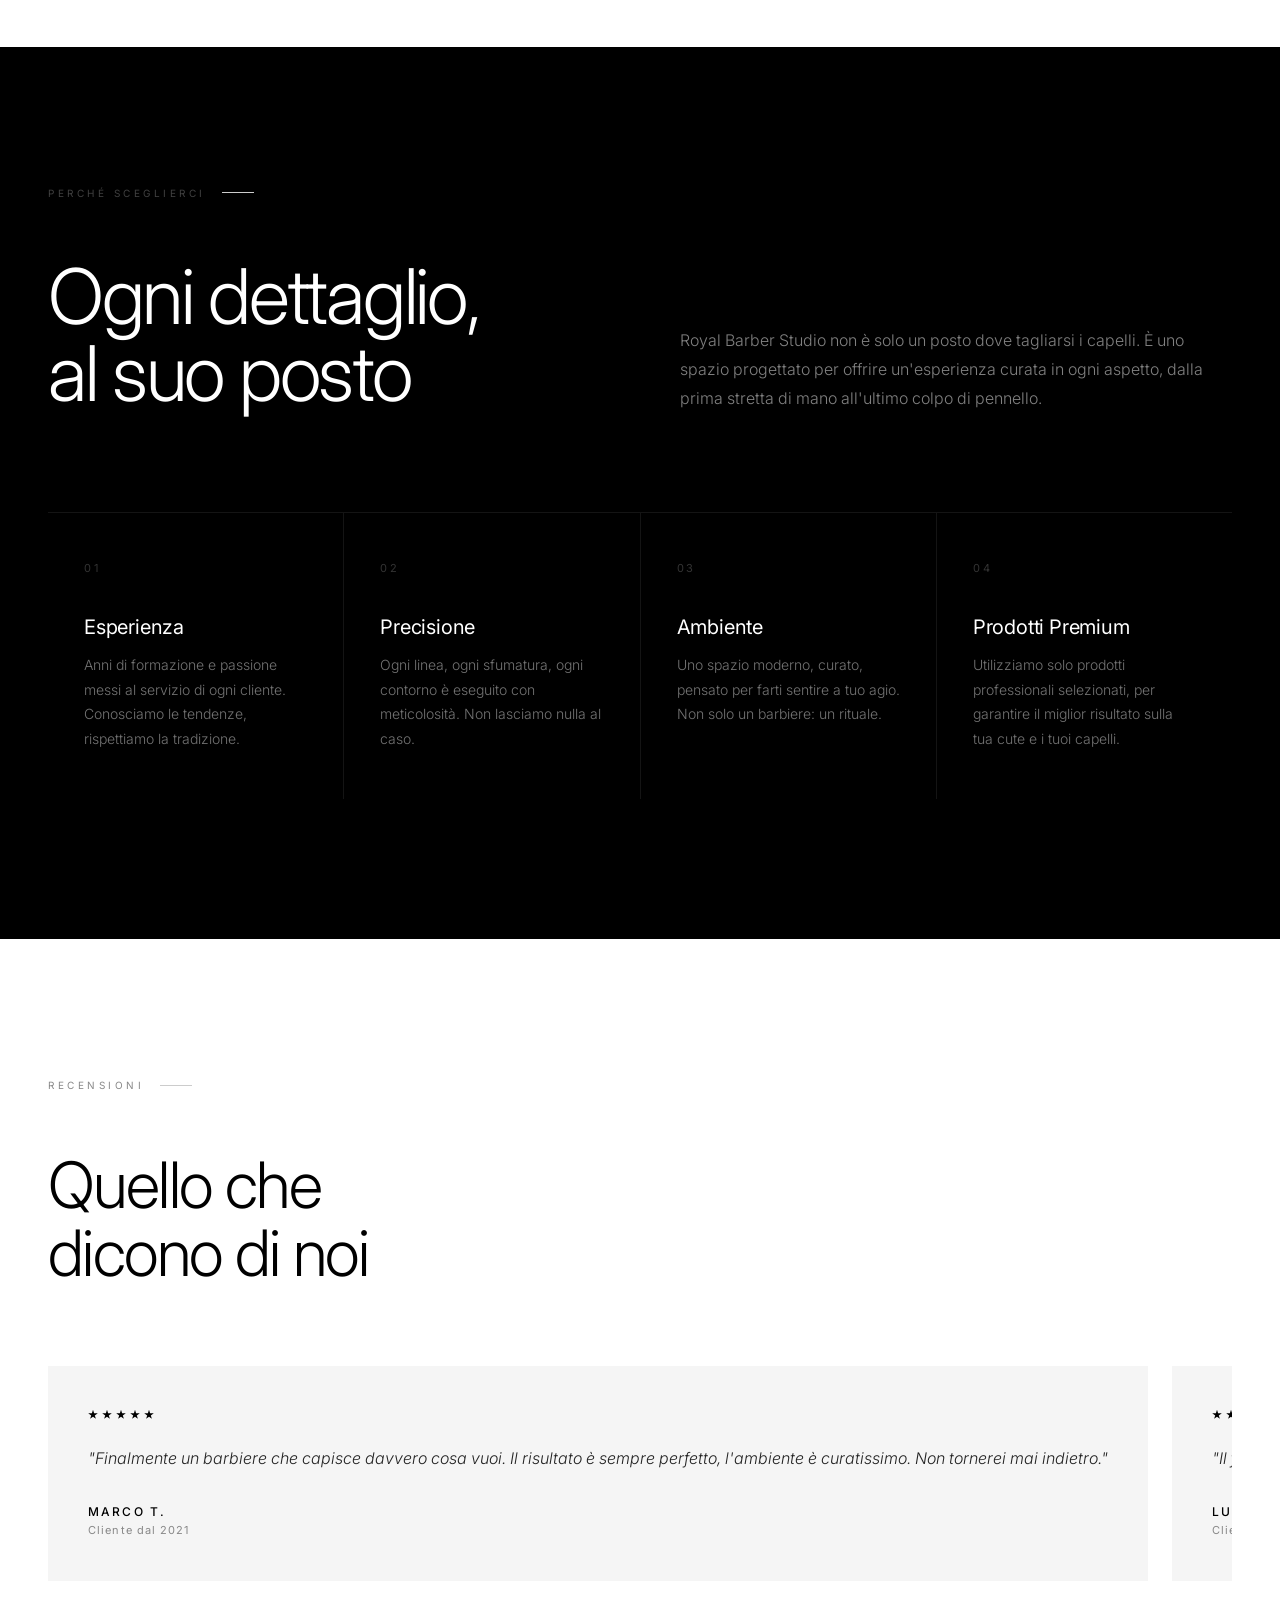
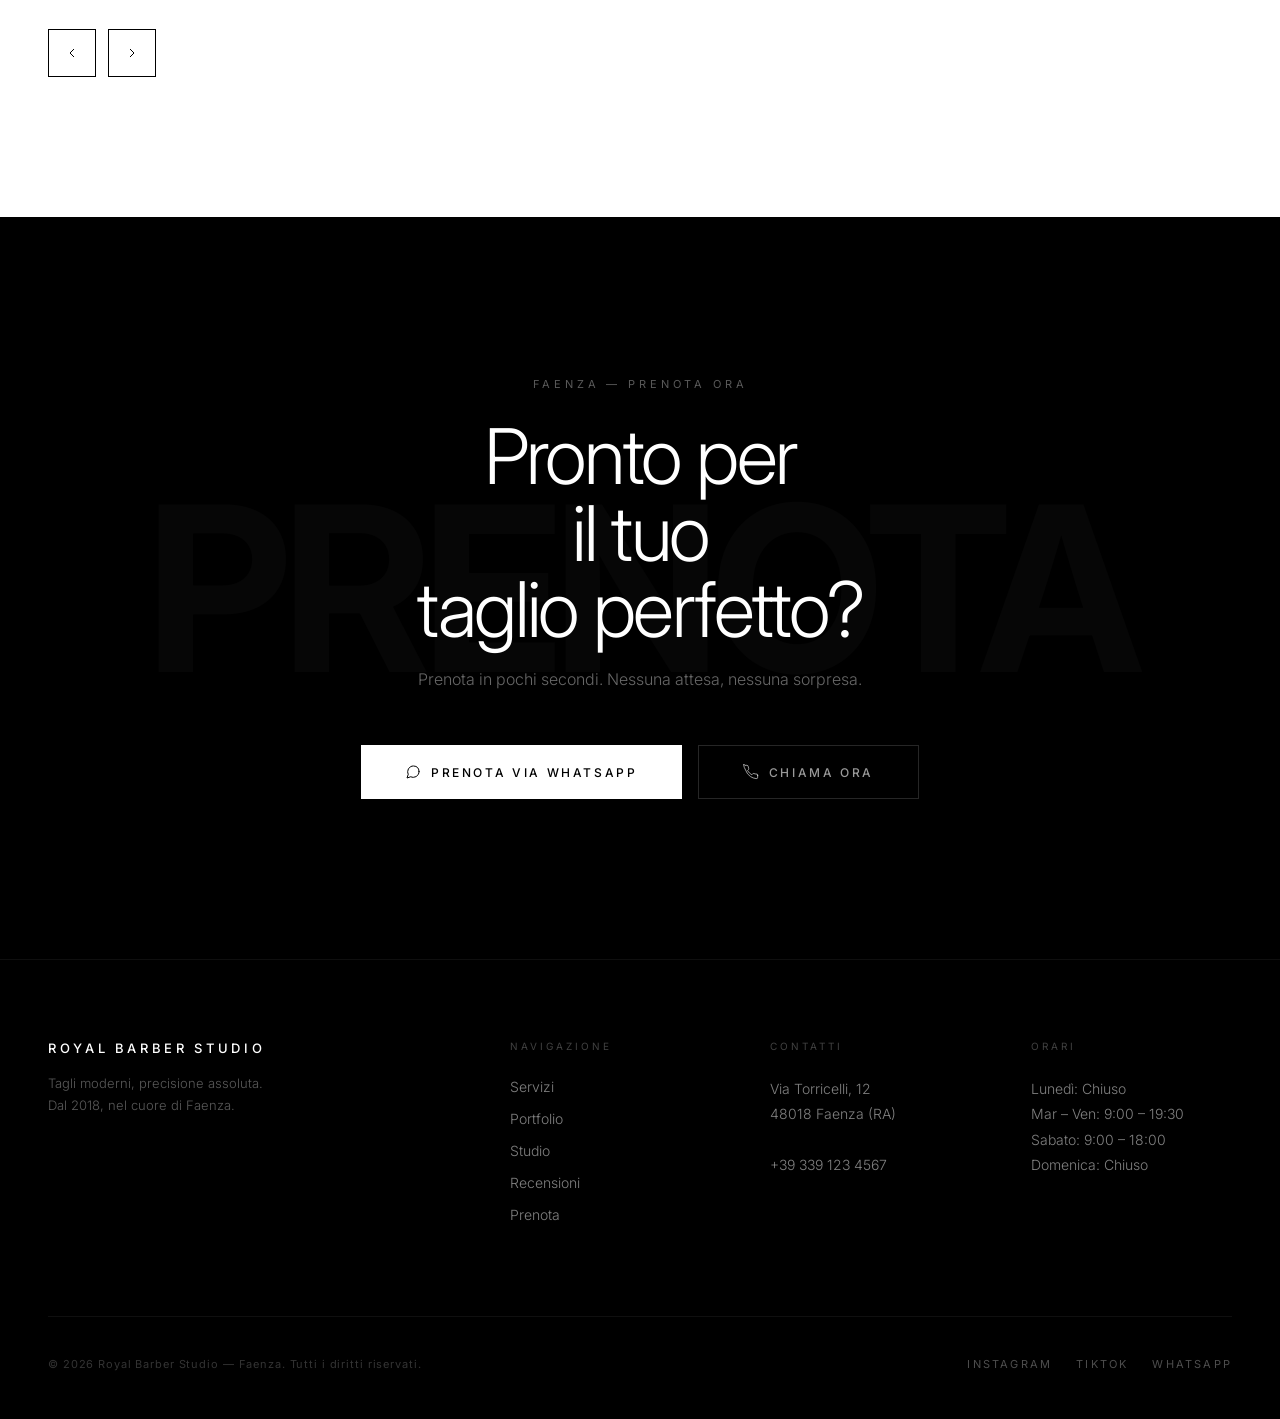
<file: gd_web_redesign/projects/royal-barber-studio/index.html>
<!DOCTYPE html>
<html lang="it">
<head>
  <meta charset="UTF-8">
  <meta name="viewport" content="width=device-width, initial-scale=1.0">
  <meta name="description" content="Royal Barber Studio – Barbiere a Faenza. Tagli moderni, precisione assoluta. Prenota il tuo appuntamento.">
  <meta name="keywords" content="barbiere Faenza, taglio capelli uomo, fade, barba, rasatura tradizionale">
  <meta property="og:title" content="Royal Barber Studio – Faenza">
  <meta property="og:description" content="Tagli moderni, precisione assoluta.">
  <meta property="og:type" content="website">
  <title>Royal Barber Studio – Faenza</title>
  <link rel="preconnect" href="https://fonts.googleapis.com">
  <link rel="preconnect" href="https://fonts.gstatic.com" crossorigin>
  <link href="https://fonts.googleapis.com/css2?family=Inter:wght@300;400;500;600&display=swap" rel="stylesheet">
  <style>
    *, *::before, *::after { box-sizing: border-box; margin: 0; padding: 0; }

    :root {
      --black: #000000;
      --white: #FFFFFF;
      --gray-light: #F5F5F5;
      --gray-mid: #CCCCCC;
      --gray-dark: #888888;
      --font: 'Inter', -apple-system, BlinkMacSystemFont, sans-serif;
      --ease-out: cubic-bezier(0.16, 1, 0.3, 1);
      --ease-in-out: cubic-bezier(0.65, 0, 0.35, 1);
    }

    html { scroll-behavior: smooth; font-size: 16px; }

    body {
      font-family: var(--font);
      background: var(--white);
      color: var(--black);
      overflow-x: hidden;
      -webkit-font-smoothing: antialiased;
      -moz-osx-font-smoothing: grayscale;
    }

    /* ── SCROLLBAR ── */
    ::-webkit-scrollbar { width: 3px; }
    ::-webkit-scrollbar-track { background: var(--black); }
    ::-webkit-scrollbar-thumb { background: var(--gray-mid); }

    /* ── LOADER ── */
    #loader {
      position: fixed; inset: 0;
      background: var(--black);
      z-index: 9999;
      display: flex; align-items: center; justify-content: center;
      transition: opacity 0.6s var(--ease-out), visibility 0.6s;
    }
    #loader.hidden { opacity: 0; visibility: hidden; }
    .loader-inner {
      position: relative;
      display: flex; flex-direction: column; align-items: center; gap: 24px;
    }
    .loader-wordmark {
      font-size: clamp(14px, 2vw, 18px);
      letter-spacing: 0.35em;
      color: var(--white);
      text-transform: uppercase;
      font-weight: 300;
      opacity: 0;
      animation: loaderFade 0.8s 0.3s var(--ease-out) forwards;
    }
    .loader-bar-track {
      width: 120px; height: 1px;
      background: rgba(255,255,255,0.15);
      position: relative; overflow: hidden;
    }
    .loader-bar-fill {
      position: absolute; top: 0; left: 0;
      height: 100%; width: 0;
      background: var(--white);
      animation: loaderBar 1.2s 0.4s var(--ease-in-out) forwards;
    }
    @keyframes loaderFade { to { opacity: 1; } }
    @keyframes loaderBar { to { width: 100%; } }

    /* ── NAV ── */
    nav {
      position: fixed; top: 0; left: 0; right: 0;
      z-index: 100;
      padding: 28px 48px;
      display: flex; align-items: center; justify-content: space-between;
      transition: background 0.4s var(--ease-out), padding 0.4s var(--ease-out);
    }
    nav.scrolled {
      background: rgba(0,0,0,0.92);
      backdrop-filter: blur(12px);
      -webkit-backdrop-filter: blur(12px);
      padding: 18px 48px;
    }
    .nav-logo {
      font-size: 13px;
      letter-spacing: 0.28em;
      text-transform: uppercase;
      color: var(--white);
      font-weight: 500;
      text-decoration: none;
    }
    .nav-links {
      display: flex; gap: 40px; list-style: none;
    }
    .nav-links a {
      font-size: 12px;
      letter-spacing: 0.18em;
      text-transform: uppercase;
      color: rgba(255,255,255,0.7);
      text-decoration: none;
      font-weight: 400;
      transition: color 0.25s;
      position: relative;
    }
    .nav-links a::after {
      content: '';
      position: absolute; bottom: -3px; left: 0;
      width: 0; height: 1px;
      background: var(--white);
      transition: width 0.3s var(--ease-out);
    }
    .nav-links a:hover { color: var(--white); }
    .nav-links a:hover::after { width: 100%; }
    .nav-cta {
      font-size: 11px;
      letter-spacing: 0.2em;
      text-transform: uppercase;
      color: var(--black);
      background: var(--white);
      padding: 10px 22px;
      text-decoration: none;
      font-weight: 500;
      transition: background 0.25s, color 0.25s;
    }
    .nav-cta:hover { background: var(--gray-mid); }

    .hamburger {
      display: none;
      flex-direction: column;
      gap: 5px;
      cursor: pointer;
      padding: 4px;
      background: none; border: none;
    }
    .hamburger span {
      display: block; width: 24px; height: 1px;
      background: var(--white);
      transition: transform 0.3s var(--ease-out), opacity 0.3s;
    }
    .hamburger.open span:nth-child(1) { transform: translateY(6px) rotate(45deg); }
    .hamburger.open span:nth-child(2) { opacity: 0; }
    .hamburger.open span:nth-child(3) { transform: translateY(-6px) rotate(-45deg); }

    .mobile-menu {
      display: none;
      position: fixed; inset: 0;
      background: var(--black);
      z-index: 99;
      flex-direction: column;
      align-items: center; justify-content: center;
      gap: 36px;
      opacity: 0;
      pointer-events: none;
      transition: opacity 0.4s var(--ease-out);
    }
    .mobile-menu.open { opacity: 1; pointer-events: all; }
    .mobile-menu a {
      font-size: clamp(28px, 8vw, 48px);
      letter-spacing: 0.06em;
      text-transform: uppercase;
      color: var(--white);
      text-decoration: none;
      font-weight: 300;
      transition: color 0.25s;
    }
    .mobile-menu a:hover { color: var(--gray-mid); }

    /* ── HERO ── */
    #hero {
      position: relative;
      height: 100vh; min-height: 600px;
      display: flex; align-items: flex-end;
      padding: 0 48px 80px;
      overflow: hidden;
    }
    .hero-bg {
      position: absolute; inset: 0;
      background-image:
        linear-gradient(160deg, rgba(26,26,26,0.4) 0%, rgba(0,0,0,0.55) 100%),
        url('images/hero-barber.jpg');
      background-position: center, center 45%;
      background-size: cover;
    }
    /* Pattern grid subtile */
    .hero-bg::before {
      content: '';
      position: absolute; inset: 0;
      background-image:
        linear-gradient(rgba(255,255,255,0.018) 1px, transparent 1px),
        linear-gradient(90deg, rgba(255,255,255,0.018) 1px, transparent 1px);
      background-size: 80px 80px;
      pointer-events: none;
    }
    /* Razor scan line – the signature element */
    .razor-line {
      position: absolute;
      top: 0; left: -100%; right: -100%;
      height: 1px;
      background: linear-gradient(90deg, transparent 0%, rgba(255,255,255,0.6) 50%, transparent 100%);
      animation: razorScan 1.4s 1.5s var(--ease-in-out) forwards;
      opacity: 0;
    }
    @keyframes razorScan {
      0%   { opacity: 0; top: 0; }
      5%   { opacity: 1; }
      95%  { opacity: 1; }
      100% { opacity: 0; top: 100%; }
    }

    .hero-overlay {
      position: absolute; inset: 0;
      background: linear-gradient(to top, rgba(0,0,0,0.85) 0%, rgba(0,0,0,0.2) 60%, transparent 100%);
    }
    .hero-content {
      position: relative; z-index: 2;
      max-width: 900px;
    }
    .hero-eyebrow {
      font-size: 11px;
      letter-spacing: 0.35em;
      text-transform: uppercase;
      color: rgba(255,255,255,0.5);
      font-weight: 400;
      margin-bottom: 24px;
      opacity: 0;
      transform: translateY(20px);
      animation: revealUp 0.8s 1.8s var(--ease-out) forwards;
    }
    .hero-title {
      font-size: clamp(52px, 9vw, 128px);
      line-height: 0.92;
      letter-spacing: -0.03em;
      font-weight: 300;
      color: var(--white);
      margin-bottom: 28px;
      opacity: 0;
      transform: translateY(30px);
      animation: revealUp 0.9s 2.0s var(--ease-out) forwards;
    }
    .hero-title em {
      font-style: italic;
      font-weight: 300;
    }
    .hero-sub {
      font-size: clamp(14px, 1.8vw, 18px);
      color: rgba(255,255,255,0.55);
      font-weight: 300;
      letter-spacing: 0.04em;
      margin-bottom: 48px;
      opacity: 0;
      transform: translateY(20px);
      animation: revealUp 0.8s 2.2s var(--ease-out) forwards;
    }
    .hero-ctas {
      display: flex; gap: 16px; flex-wrap: wrap;
      opacity: 0;
      transform: translateY(20px);
      animation: revealUp 0.8s 2.4s var(--ease-out) forwards;
    }
    .hero-socials {
      display: flex;
      align-items: center;
      flex-wrap: wrap;
      gap: 10px;
      margin-top: 24px;
      opacity: 0;
      transform: translateY(16px);
      animation: revealUp 0.8s 2.6s var(--ease-out) forwards;
    }
    .hero-socials-label {
      margin-right: 4px;
      color: rgba(255,255,255,0.38);
      font-size: 10px;
      letter-spacing: 0.2em;
      text-transform: uppercase;
    }
    .hero-social-link {
      display: inline-flex;
      align-items: center;
      gap: 8px;
      padding: 9px 13px;
      border: 1px solid rgba(255,255,255,0.18);
      border-radius: 999px;
      color: rgba(255,255,255,0.76);
      background: rgba(0,0,0,0.16);
      text-decoration: none;
      font-size: 11px;
      letter-spacing: 0.08em;
      transition: color 0.25s, border-color 0.25s, background 0.25s, transform 0.25s;
    }
    .hero-social-link:hover {
      color: var(--white);
      border-color: rgba(255,255,255,0.55);
      background: rgba(255,255,255,0.1);
      transform: translateY(-2px);
    }
    .hero-social-link svg {
      width: 15px;
      height: 15px;
      flex-shrink: 0;
    }
    .btn-primary {
      display: inline-flex; align-items: center;
      font-size: 12px;
      letter-spacing: 0.22em;
      text-transform: uppercase;
      font-weight: 500;
      color: var(--black);
      background: var(--white);
      padding: 16px 36px;
      text-decoration: none;
      transition: background 0.25s, transform 0.25s var(--ease-out);
    }
    .btn-primary:hover { background: var(--gray-light); transform: translateY(-2px); }
    .btn-secondary {
      display: inline-flex; align-items: center;
      font-size: 12px;
      letter-spacing: 0.22em;
      text-transform: uppercase;
      font-weight: 400;
      color: rgba(255,255,255,0.7);
      text-decoration: none;
      padding: 16px 0;
      border-bottom: 1px solid rgba(255,255,255,0.25);
      transition: color 0.25s, border-color 0.25s;
    }
    .btn-secondary:hover { color: var(--white); border-color: var(--white); }

    .hero-scroll-indicator {
      position: absolute;
      bottom: 40px; right: 48px;
      z-index: 2;
      display: flex; align-items: center; gap: 12px;
      opacity: 0;
      animation: revealUp 0.8s 2.8s var(--ease-out) forwards;
    }
    .scroll-line {
      width: 40px; height: 1px;
      background: rgba(255,255,255,0.3);
      position: relative; overflow: hidden;
    }
    .scroll-line::after {
      content: '';
      position: absolute; top: 0; left: -100%;
      width: 100%; height: 100%;
      background: var(--white);
      animation: scrollPulse 2s 3s infinite var(--ease-in-out);
    }
    @keyframes scrollPulse {
      0%   { left: -100%; }
      50%  { left: 0%; }
      100% { left: 100%; }
    }
    .scroll-label {
      font-size: 10px;
      letter-spacing: 0.25em;
      text-transform: uppercase;
      color: rgba(255,255,255,0.35);
      writing-mode: vertical-rl;
    }

    @keyframes revealUp {
      to { opacity: 1; transform: translateY(0); }
    }

    /* ── SECTION COMMONS ── */
    section { position: relative; }

    .section-label {
      font-size: 10px;
      letter-spacing: 0.35em;
      text-transform: uppercase;
      color: var(--gray-dark);
      font-weight: 400;
      display: flex; align-items: center; gap: 16px;
      margin-bottom: 60px;
    }
    .section-label::after {
      content: '';
      display: block;
      width: 32px; height: 1px;
      background: var(--gray-mid);
    }

    .reveal {
      opacity: 0;
      transform: translateY(40px);
      transition: opacity 0.9s var(--ease-out), transform 0.9s var(--ease-out);
    }
    .reveal.visible {
      opacity: 1;
      transform: translateY(0);
    }
    .reveal-delay-1 { transition-delay: 0.1s; }
    .reveal-delay-2 { transition-delay: 0.2s; }
    .reveal-delay-3 { transition-delay: 0.3s; }
    .reveal-delay-4 { transition-delay: 0.4s; }
    .reveal-delay-5 { transition-delay: 0.5s; }

    /* ── INTRO STRIP ── */
    #intro-strip {
      background: var(--black);
      padding: 28px 48px;
      display: flex;
      align-items: center;
      justify-content: space-between;
      overflow: hidden;
    }
    .strip-text {
      font-size: 11px;
      letter-spacing: 0.28em;
      text-transform: uppercase;
      color: rgba(255,255,255,0.4);
      white-space: nowrap;
    }
    .strip-divider {
      width: 1px; height: 14px;
      background: rgba(255,255,255,0.12);
      flex-shrink: 0;
    }

    /* ── PHILOSOPHY ── */
    #philosophy {
      padding: 140px 48px;
      background: var(--white);
    }
    .philosophy-inner {
      max-width: 1300px; margin: 0 auto;
      display: grid;
      grid-template-columns: 1fr 1fr;
      gap: 80px;
      align-items: end;
    }
    .philosophy-left {}
    .philosophy-heading {
      font-size: clamp(36px, 5vw, 72px);
      font-weight: 300;
      line-height: 1.05;
      letter-spacing: -0.025em;
      margin-bottom: 0;
    }
    .philosophy-heading strong { font-weight: 600; }
    .philosophy-right {}
    .philosophy-body {
      font-size: 16px;
      line-height: 1.8;
      color: #444;
      font-weight: 300;
      margin-bottom: 32px;
    }
    .philosophy-stat {
      display: flex; align-items: baseline; gap: 12px;
      border-top: 1px solid var(--gray-light);
      padding-top: 28px;
    }
    .stat-number {
      font-size: clamp(40px, 5vw, 64px);
      font-weight: 300;
      letter-spacing: -0.04em;
    }
    .stat-label {
      font-size: 12px;
      letter-spacing: 0.15em;
      text-transform: uppercase;
      color: var(--gray-dark);
    }

    /* ── SERVICES ── */
    #services {
      padding: 140px 48px;
      background: var(--gray-light);
    }
    .services-inner { max-width: 1300px; margin: 0 auto; }
    .services-header {
      display: flex;
      align-items: flex-end;
      justify-content: space-between;
      margin-bottom: 80px;
      flex-wrap: wrap; gap: 24px;
    }
    .services-title {
      font-size: clamp(36px, 5vw, 64px);
      font-weight: 300;
      letter-spacing: -0.025em;
      line-height: 1.05;
    }
    .services-grid {
      display: grid;
      grid-template-columns: repeat(3, 1fr);
      gap: 2px;
    }
    .service-card {
      background: var(--white);
      padding: 44px 36px;
      cursor: default;
      transition: background 0.3s var(--ease-out), transform 0.3s var(--ease-out);
      position: relative;
      overflow: hidden;
    }
    .service-card::before {
      content: '';
      position: absolute; bottom: 0; left: 0;
      width: 0; height: 2px;
      background: var(--black);
      transition: width 0.4s var(--ease-out);
    }
    .service-card:hover { background: var(--black); transform: translateY(-4px); }
    .service-card:hover::before { width: 100%; }
    .service-card:hover .service-name,
    .service-card:hover .service-desc,
    .service-card:hover .service-price { color: var(--white); }
    .service-card:hover .service-icon { color: rgba(255,255,255,0.3); }
    .service-icon {
      font-size: 28px;
      margin-bottom: 32px;
      color: var(--gray-mid);
      transition: color 0.3s;
      display: block;
    }
    .service-name {
      font-size: 18px;
      font-weight: 500;
      letter-spacing: -0.01em;
      margin-bottom: 10px;
      transition: color 0.3s;
    }
    .service-desc {
      font-size: 13px;
      color: var(--gray-dark);
      line-height: 1.7;
      font-weight: 300;
      transition: color 0.3s;
      margin-bottom: 28px;
    }
    .service-price {
      font-size: 13px;
      letter-spacing: 0.1em;
      font-weight: 500;
      transition: color 0.3s;
    }
    .service-duration {
      font-size: 11px;
      color: var(--gray-dark);
      letter-spacing: 0.1em;
      margin-left: 8px;
      font-weight: 300;
    }

    /* ── PORTFOLIO ── */
    #portfolio {
      padding: 140px 48px;
      background: var(--white);
    }
    .portfolio-inner { max-width: 1300px; margin: 0 auto; }
    .portfolio-grid {
      display: grid;
      grid-template-columns: repeat(2, minmax(0, 1fr));
      gap: 20px;
      margin-top: 64px;
    }
    .portfolio-item {
      position: relative;
      overflow: hidden;
      cursor: pointer;
      background: var(--gray-light);
    }
    .portfolio-img-wrap {
      width: 100%;
      aspect-ratio: 4 / 5;
      overflow: hidden;
      display: block;
    }
    .portfolio-image {
      width: 100%; height: 100%; min-height: 200px;
      background: var(--gray-light);
      overflow: hidden;
      position: relative;
      transition: transform 0.6s var(--ease-out);
    }
    .portfolio-item:hover .portfolio-image { transform: scale(1.04); }
    .portfolio-image img {
      display: block;
      width: 100%; height: 100%;
      object-fit: cover;
      position: absolute; inset: 0;
    }

    .portfolio-label {
      position: absolute; bottom: 0; left: 0; right: 0;
      padding: 38px 18px 16px;
      background: linear-gradient(to top, rgba(0,0,0,0.72) 0%, rgba(0,0,0,0.14) 76%, transparent 100%);
      color: var(--white);
      font-size: 11px;
      letter-spacing: 0.2em;
      text-transform: uppercase;
      transition: background 0.3s;
    }
    .portfolio-item:hover .portfolio-label {
      background: linear-gradient(to top, rgba(0,0,0,0.84) 0%, rgba(0,0,0,0.2) 82%, transparent 100%);
    }
    .portfolio-credit {
      margin-top: 24px;
      color: var(--gray-dark);
      font-size: 11px;
      letter-spacing: 0.04em;
      text-align: right;
    }
    .portfolio-credit a {
      color: var(--black);
      text-decoration-color: var(--gray-mid);
      text-underline-offset: 3px;
    }
    .portfolio-credit a:hover { text-decoration-color: var(--black); }

    /* ── WHY US ── */
    #why-us {
      padding: 140px 48px;
      background: var(--black);
      color: var(--white);
    }
    .why-inner { max-width: 1300px; margin: 0 auto; }
    .why-header {
      display: grid;
      grid-template-columns: 1fr 1fr;
      gap: 80px;
      margin-bottom: 100px;
      align-items: end;
    }
    .why-title {
      font-size: clamp(40px, 6vw, 80px);
      font-weight: 300;
      letter-spacing: -0.03em;
      line-height: 1.0;
    }
    .why-intro {
      font-size: 16px;
      line-height: 1.8;
      color: rgba(255,255,255,0.5);
      font-weight: 300;
      align-self: end;
    }
    .why-grid {
      display: grid;
      grid-template-columns: repeat(4, 1fr);
      gap: 1px;
      background: rgba(255,255,255,0.08);
    }
    .why-card {
      padding: 48px 36px;
      background: var(--black);
      border-top: 1px solid rgba(255,255,255,0.08);
      transition: background 0.3s;
    }
    .why-card:hover { background: #111; }
    .why-num {
      font-size: 11px;
      letter-spacing: 0.25em;
      color: rgba(255,255,255,0.2);
      margin-bottom: 40px;
      font-weight: 400;
    }
    .why-card-title {
      font-size: 20px;
      font-weight: 400;
      margin-bottom: 14px;
      letter-spacing: -0.01em;
    }
    .why-card-body {
      font-size: 14px;
      line-height: 1.75;
      color: rgba(255,255,255,0.45);
      font-weight: 300;
    }

    /* ── REVIEWS ── */
    #reviews {
      padding: 140px 48px;
      background: var(--white);
      overflow: hidden;
    }
    .reviews-inner { max-width: 1300px; margin: 0 auto; }
    .reviews-carousel-wrap { position: relative; overflow: hidden; margin-top: 80px; }
    .reviews-track {
      display: flex;
      gap: 24px;
      transition: transform 0.7s var(--ease-out);
    }
    .review-card {
      min-width: calc(33.333% - 16px);
      flex-shrink: 0;
      padding: 44px 40px;
      background: var(--gray-light);
      position: relative;
    }
    .review-stars {
      display: flex; gap: 4px;
      margin-bottom: 24px;
    }
    .star {
      width: 10px; height: 10px;
      background: var(--black);
      clip-path: polygon(50% 0%, 61% 35%, 98% 35%, 68% 57%, 79% 91%, 50% 70%, 21% 91%, 32% 57%, 2% 35%, 39% 35%);
    }
    .review-text {
      font-size: 16px;
      line-height: 1.75;
      font-weight: 300;
      color: #222;
      margin-bottom: 32px;
      font-style: italic;
    }
    .review-author {
      font-size: 12px;
      letter-spacing: 0.18em;
      text-transform: uppercase;
      font-weight: 500;
      color: var(--black);
    }
    .review-meta {
      font-size: 11px;
      color: var(--gray-dark);
      letter-spacing: 0.1em;
      margin-top: 4px;
    }
    .reviews-nav {
      display: flex; gap: 12px;
      margin-top: 48px;
    }
    .rev-btn {
      width: 48px; height: 48px;
      border: 1px solid var(--black);
      background: transparent;
      cursor: pointer;
      display: flex; align-items: center; justify-content: center;
      transition: background 0.25s, color 0.25s;
    }
    .rev-btn:hover { background: var(--black); }
    .rev-btn:hover svg path { stroke: white; }
    .rev-btn svg { width: 16px; height: 16px; }
    .rev-btn svg path { stroke: var(--black); stroke-width: 1.5; fill: none; transition: stroke 0.25s; }

    /* ── BOOKING ── */
    #booking {
      padding: 160px 48px;
      background: var(--black);
      text-align: center;
      position: relative;
      overflow: hidden;
    }
    #booking::before {
      content: 'PRENOTA';
      position: absolute;
      top: 50%; left: 50%;
      transform: translate(-50%, -50%);
      font-size: clamp(80px, 18vw, 240px);
      font-weight: 700;
      letter-spacing: -0.04em;
      color: rgba(255,255,255,0.025);
      white-space: nowrap;
      pointer-events: none;
    }
    .booking-inner { position: relative; z-index: 1; }
    .booking-eyebrow {
      font-size: 11px;
      letter-spacing: 0.35em;
      text-transform: uppercase;
      color: rgba(255,255,255,0.35);
      margin-bottom: 28px;
    }
    .booking-title {
      font-size: clamp(36px, 6vw, 88px);
      font-weight: 300;
      letter-spacing: -0.03em;
      line-height: 1.0;
      color: var(--white);
      margin-bottom: 20px;
    }
    .booking-sub {
      font-size: 16px;
      color: rgba(255,255,255,0.4);
      font-weight: 300;
      margin-bottom: 56px;
    }
    .booking-actions {
      display: flex; gap: 16px;
      justify-content: center; flex-wrap: wrap;
    }
    .btn-booking {
      display: inline-flex; align-items: center; gap: 10px;
      font-size: 12px;
      letter-spacing: 0.22em;
      text-transform: uppercase;
      font-weight: 500;
      text-decoration: none;
      padding: 18px 44px;
      transition: all 0.25s var(--ease-out);
    }
    .btn-booking-primary {
      background: var(--white);
      color: var(--black);
    }
    .btn-booking-primary:hover { background: var(--gray-light); transform: translateY(-2px); }
    .btn-booking-secondary {
      background: transparent;
      color: rgba(255,255,255,0.6);
      border: 1px solid rgba(255,255,255,0.15);
    }
    .btn-booking-secondary:hover {
      color: var(--white);
      border-color: rgba(255,255,255,0.4);
      transform: translateY(-2px);
    }

    /* ── FOOTER ── */
    footer {
      background: var(--black);
      border-top: 1px solid rgba(255,255,255,0.06);
      padding: 80px 48px 48px;
    }
    .footer-inner {
      max-width: 1300px; margin: 0 auto;
    }
    .footer-top {
      display: grid;
      grid-template-columns: 2fr 1fr 1fr 1fr;
      gap: 60px;
      margin-bottom: 80px;
    }
    .footer-brand {
      font-size: 13px;
      letter-spacing: 0.28em;
      text-transform: uppercase;
      color: var(--white);
      font-weight: 500;
      margin-bottom: 16px;
    }
    .footer-tagline {
      font-size: 13px;
      color: rgba(255,255,255,0.35);
      font-weight: 300;
      line-height: 1.7;
    }
    .footer-col-title {
      font-size: 10px;
      letter-spacing: 0.3em;
      text-transform: uppercase;
      color: rgba(255,255,255,0.25);
      margin-bottom: 24px;
      font-weight: 400;
    }
    .footer-links { list-style: none; }
    .footer-links li {
      margin-bottom: 12px;
    }
    .footer-links a {
      font-size: 14px;
      color: rgba(255,255,255,0.5);
      text-decoration: none;
      font-weight: 300;
      transition: color 0.25s;
    }
    .footer-links a:hover { color: var(--white); }
    .footer-text {
      font-size: 14px;
      color: rgba(255,255,255,0.5);
      font-weight: 300;
      line-height: 1.8;
    }
    .footer-bottom {
      display: flex;
      align-items: center;
      justify-content: space-between;
      padding-top: 40px;
      border-top: 1px solid rgba(255,255,255,0.06);
      flex-wrap: wrap; gap: 16px;
    }
    .footer-copy {
      font-size: 11px;
      color: rgba(255,255,255,0.2);
      letter-spacing: 0.08em;
    }
    .footer-social {
      display: flex; gap: 24px;
    }
    .footer-social a {
      font-size: 11px;
      letter-spacing: 0.2em;
      text-transform: uppercase;
      color: rgba(255,255,255,0.3);
      text-decoration: none;
      transition: color 0.25s;
    }
    .footer-social a:hover { color: var(--white); }

    /* ── LIGHTBOX ── */
    #lightbox {
      position: fixed; inset: 0;
      background: rgba(0,0,0,0.95);
      z-index: 1000;
      display: flex; align-items: center; justify-content: center;
      opacity: 0; pointer-events: none;
      transition: opacity 0.4s var(--ease-out);
    }
    #lightbox.open { opacity: 1; pointer-events: all; }
    .lightbox-close {
      position: absolute; top: 32px; right: 32px;
      width: 44px; height: 44px;
      display: flex; align-items: center; justify-content: center;
      cursor: pointer;
      color: rgba(255,255,255,0.6);
      font-size: 24px;
      transition: color 0.25s;
      background: none; border: none;
    }
    .lightbox-close:hover { color: var(--white); }
    .lightbox-content {
      max-width: 90vw; max-height: 90vh;
      text-align: center;
      padding: 20px;
    }
    .lightbox-image {
      display: block;
      max-width: min(80vw, 1200px);
      max-height: 75vh;
      object-fit: contain;
      margin: 0 auto;
    }
    .lightbox-label {
      font-size: 11px;
      letter-spacing: 0.25em;
      text-transform: uppercase;
      color: rgba(255,255,255,0.3);
      margin-top: 20px;
    }

    /* ── MOBILE ── */
    @media (max-width: 1024px) {
      .services-grid { grid-template-columns: repeat(2, 1fr); }
      .portfolio-grid { grid-template-columns: repeat(2, minmax(0, 1fr)); gap: 10px; }
      .why-grid { grid-template-columns: repeat(2, 1fr); }
      .footer-top { grid-template-columns: 1fr 1fr; }
    }

    @media (max-width: 768px) {
      nav { padding: 20px 24px; }
      nav.scrolled { padding: 16px 24px; }
      .nav-links, .nav-cta { display: none; }
      .hamburger { display: flex; }
      .mobile-menu { display: flex; }

      #hero { padding: 0 24px 64px; }
      .hero-scroll-indicator { right: 24px; bottom: 24px; }
      .hero-socials { gap: 8px; margin-top: 18px; }
      .hero-socials-label { width: 100%; margin: 0 0 2px; }
      .hero-social-link { padding: 8px 11px; font-size: 10px; }

      #intro-strip { padding: 20px 24px; }
      .strip-text { font-size: 9px; }

      #philosophy { padding: 80px 24px; }
      .philosophy-inner { grid-template-columns: 1fr; gap: 40px; }

      #services { padding: 80px 24px; }
      .services-header { margin-bottom: 40px; }
      .services-grid { grid-template-columns: 1fr; }
      .service-card { padding: 32px 24px; }

      #portfolio { padding: 80px 24px; }
      .portfolio-grid { gap: 8px; margin-top: 40px; }
      .portfolio-label { padding: 30px 12px 12px; font-size: 9px; letter-spacing: 0.12em; }
      .portfolio-credit { text-align: left; }

      #why-us { padding: 80px 24px; }
      .why-header { grid-template-columns: 1fr; gap: 28px; }
      .why-grid { grid-template-columns: 1fr; }

      #reviews { padding: 80px 24px; }
      .review-card { min-width: 85vw; }

      #booking { padding: 100px 24px; }

      footer { padding: 60px 24px 40px; }
      .footer-top { grid-template-columns: 1fr; gap: 40px; }
      .footer-bottom { flex-direction: column; align-items: flex-start; gap: 20px; }
    }

    @media (prefers-reduced-motion: reduce) {
      *, *::before, *::after {
        animation-duration: 0.01ms !important;
        transition-duration: 0.01ms !important;
      }
    }
  </style>
</head>
<body>

<!-- LOADER -->
<div id="loader">
  <div class="loader-inner">
    <div class="loader-wordmark">Royal Barber Studio</div>
    <div class="loader-bar-track"><div class="loader-bar-fill"></div></div>
  </div>
</div>

<!-- NAVIGATION -->
<nav id="nav">
  <a href="#hero" class="nav-logo">Royal Barber Studio</a>
  <ul class="nav-links">
    <li><a href="#services">Servizi</a></li>
    <li><a href="#portfolio">Portfolio</a></li>
    <li><a href="#why-us">Studio</a></li>
    <li><a href="#reviews">Recensioni</a></li>
  </ul>
 <a href="https://www.fresha.com/it/a/royal-barber-studio-faenza-corso-giuseppe-mazzini-84-o45frtrp/booking?menu=true&share=true&pId=2710490&cartId=f62a6128-5978-4ebb-93a3-139fcf84a8f7" class="nav-cta" target="_blank" rel="noopener">Prenota</a>
  <button class="hamburger" id="hamburger" aria-label="Menu">
    <span></span><span></span><span></span>
  </button>
</nav>

<!-- MOBILE MENU -->
<div class="mobile-menu" id="mobile-menu">
  <a href="#services" class="mobile-nav-link">Servizi</a>
  <a href="#portfolio" class="mobile-nav-link">Portfolio</a>
  <a href="#why-us" class="mobile-nav-link">Studio</a>
  <a href="#reviews" class="mobile-nav-link">Recensioni</a>
  <a href="https://www.fresha.com/it/a/royal-barber-studio-faenza-corso-giuseppe-mazzini-84-o45frtrp/booking?menu=true&share=true&pId=2710490&cartId=f62a6128-5978-4ebb-93a3-139fcf84a8f7" class="mobile-nav-link" target="_blank" rel="noopener">Prenota</a>
</div>

<!-- HERO -->
<section id="hero">
  <div class="hero-bg">
    <div class="razor-line"></div>
  </div>
  <div class="hero-overlay"></div>
  <div class="hero-content">
    <p class="hero-eyebrow">Faenza — Dal 2018</p>
    <h1 class="hero-title">Royal<br><em>Barber</em><br>Studio</h1>
    <p class="hero-sub">Tagli moderni, precisione assoluta.</p>
    <div class="hero-ctas">
      <a href="https://www.fresha.com/it/a/royal-barber-studio-faenza-corso-giuseppe-mazzini-84-o45frtrp/booking?menu=true&share=true&pId=2710490&cartId=f62a6128-5978-4ebb-93a3-139fcf84a8f7" class="btn-primary" target="_blank" rel="noopener">Prenota Ora</a>
      <a href="#services" class="btn-secondary">Scopri i Servizi</a>
    </div>
    <div class="hero-socials" aria-label="Seguici e contattaci">
      <span class="hero-socials-label">Seguici</span>
      <a class="hero-social-link" href="https://www.instagram.com/royal_barberstudio_/" target="_blank" rel="noopener noreferrer" aria-label="Instagram Royal Barber Studio">
        <svg viewBox="0 0 24 24" fill="none" aria-hidden="true"><rect x="3" y="3" width="18" height="18" rx="5" stroke="currentColor" stroke-width="1.7"/><circle cx="12" cy="12" r="4" stroke="currentColor" stroke-width="1.7"/><circle cx="17.5" cy="6.8" r="1" fill="currentColor"/></svg>
        Instagram
      </a>
      <a class="hero-social-link" href="https://www.tiktok.com/@royal.barber.stud" target="_blank" rel="noopener noreferrer" aria-label="TikTok Royal Barber Studio">
        <svg viewBox="0 0 24 24" fill="none" aria-hidden="true"><path d="M14 3v11.1a4.1 4.1 0 1 1-3.2-4V13a1.8 1.8 0 1 0 1.2 1.7V3h2c.3 2.2 1.6 3.8 4 4.3v2.1A8 8 0 0 1 14 7.7" stroke="currentColor" stroke-width="1.7" stroke-linecap="round" stroke-linejoin="round"/></svg>
        TikTok
      </a>
      <a class="hero-social-link" href="https://wa.me/393391234567" target="_blank" rel="noopener noreferrer" aria-label="Contattaci su WhatsApp">
        <svg viewBox="0 0 24 24" fill="none" aria-hidden="true"><path d="M20 11.7a8 8 0 0 1-11.8 7L4 20l1.3-4.1A8 8 0 1 1 20 11.7Z" stroke="currentColor" stroke-width="1.6" stroke-linejoin="round"/><path d="M9 8.5c.2-.4.4-.4.7-.4h.4c.2 0 .3.1.4.4l.7 1.5c.1.2 0 .4-.1.5l-.5.6c-.2.2-.2.3 0 .5.4.7 1 1.3 1.7 1.7.2.1.4.1.5-.1l.6-.7c.2-.2.3-.2.5-.1l1.5.7c.2.1.3.2.3.4 0 .3-.2.8-.5 1.1-.3.3-.8.5-1.2.5s-1.1-.2-2.1-.7c-1.2-.6-2.2-1.6-2.8-2.6-.6-.9-.8-1.6-.8-2.1s.3-1 .7-1.3Z" fill="currentColor"/></svg>
        WhatsApp
      </a>
    </div>
  </div>
  <div class="hero-scroll-indicator">
    <div class="scroll-line"></div>
    <span class="scroll-label">Scroll</span>
  </div>
</section>

<!-- INTRO STRIP -->
<div id="intro-strip">
  <span class="strip-text">Taglio Uomo</span>
  <div class="strip-divider"></div>
  <span class="strip-text">Fade</span>
  <div class="strip-divider"></div>
  <span class="strip-text">Barba</span>
  <div class="strip-divider"></div>
  <span class="strip-text">Rasatura Tradizionale</span>
  <div class="strip-divider"></div>
  <span class="strip-text">Taglio + Barba</span>
  <div class="strip-divider"></div>
  <span class="strip-text">Faenza RA</span>
</div>

<!-- PHILOSOPHY -->
<section id="philosophy">
  <div class="philosophy-inner">
    <div class="philosophy-left reveal">
      <div class="section-label">La nostra filosofia</div>
      <h2 class="philosophy-heading">L'arte del<br><strong>taglio perfetto</strong></h2>
    </div>
    <div class="philosophy-right reveal reveal-delay-2">
      <p class="philosophy-body">
        Non siamo un barbiere qualsiasi. Royal Barber Studio nasce dalla convinzione che ogni taglio sia un atto di cura, precisione e identità. Ogni cliente merita attenzione totale, tecnica impeccabile e un ambiente in cui sentirsi a proprio agio.
      </p>
      <div class="philosophy-stat">
        <span class="stat-number">2000+</span>
        <span class="stat-label">Clienti soddisfatti</span>
      </div>
    </div>
  </div>
</section>

<!-- SERVICES -->
<section id="services">
  <div class="services-inner">
    <div class="services-header">
      <div class="reveal">
        <div class="section-label">I nostri servizi</div>
        <h2 class="services-title">Quello che<br>facciamo,<br>lo facciamo bene</h2>
      </div>
    </div>
    <div class="services-grid">
      <div class="service-card reveal">
        <span class="service-icon">✦</span>
        <h3 class="service-name">Taglio Uomo</h3>
        <p class="service-desc">Taglio classico o moderno su misura del tuo stile, con consulenza personalizzata e finitura impeccabile.</p>
        <div>
          <span class="service-price">da €22</span>
          <span class="service-duration">· 30 min</span>
        </div>
      </div>
      <div class="service-card reveal reveal-delay-1">
        <span class="service-icon">◈</span>
        <h3 class="service-name">Fade</h3>
        <p class="service-desc">Sfumatura graduale eseguita con tecnica precisa. High fade, mid fade o low fade: massima cura nei dettagli.</p>
        <div>
          <span class="service-price">da €25</span>
          <span class="service-duration">· 35 min</span>
        </div>
      </div>
      <div class="service-card reveal reveal-delay-2">
        <span class="service-icon">◉</span>
        <h3 class="service-name">Barba</h3>
        <p class="service-desc">Modellatura e rifinitura della barba con strumenti professionali. Dal corto regolato al look da lumberjack.</p>
        <div>
          <span class="service-price">da €18</span>
          <span class="service-duration">· 25 min</span>
        </div>
      </div>
      <div class="service-card reveal reveal-delay-3">
        <span class="service-icon">⟡</span>
        <h3 class="service-name">Rasatura Tradizionale</h3>
        <p class="service-desc">Rasatura con rasoio a mano libera, hot towel e prodotti premium. Un rituale di cura autentico.</p>
        <div>
          <span class="service-price">da €28</span>
          <span class="service-duration">· 40 min</span>
        </div>
      </div>
      <div class="service-card reveal reveal-delay-4">
        <span class="service-icon">❋</span>
        <h3 class="service-name">Taglio + Barba</h3>
        <p class="service-desc">Il pacchetto completo. Taglio personalizzato e cura della barba in un'unica sessione premium.</p>
        <div>
          <span class="service-price">da €35</span>
          <span class="service-duration">· 55 min</span>
        </div>
      </div>
      <div class="service-card reveal reveal-delay-5">
        <span class="service-icon">◌</span>
        <h3 class="service-name">Trattamento Cuoio Capelluto</h3>
        <p class="service-desc">Maschera nutriente e massaggio rilassante. Cura profonda per capelli forti e sani.</p>
        <div>
          <span class="service-price">da €20</span>
          <span class="service-duration">· 30 min</span>
        </div>
      </div>
    </div>
  </div>
</section>

<!-- PORTFOLIO -->
<section id="portfolio">
  <div class="portfolio-inner">
    <div class="reveal">
      <div class="section-label">Portfolio</div>
      <h2 class="services-title">Il nostro<br>lavoro parla<br>da solo</h2>
    </div>
    <div class="portfolio-grid">
      <div class="portfolio-item reveal" data-label="Sfumatura texturizzata" role="button" tabindex="0">
        <div class="portfolio-img-wrap">
          <div class="portfolio-image">
            <img src="images/portfolio-fade.jpg" alt="Giovane cliente con capelli mossi e sfumatura laterale" loading="lazy">
            <div class="portfolio-label">Sfumatura texturizzata</div>
          </div>
        </div>
      </div>
      <div class="portfolio-item reveal reveal-delay-1" data-label="Riccio con sfumatura" role="button" tabindex="0">
        <div class="portfolio-img-wrap">
          <div class="portfolio-image">
            <img src="images/portfolio-cut.jpg" alt="Giovane cliente con capelli ricci e sfumatura laterale" loading="lazy">
            <div class="portfolio-label">Riccio con sfumatura</div>
          </div>
        </div>
      </div>
      <div class="portfolio-item reveal reveal-delay-2" data-label="Taglio corto texturizzato" role="button" tabindex="0">
        <div class="portfolio-img-wrap">
          <div class="portfolio-image">
            <img src="images/portfolio-texture.jpg" alt="Giovane cliente con un taglio corto e texturizzato" loading="lazy">
            <div class="portfolio-label">Taglio corto texturizzato</div>
          </div>
        </div>
      </div>
      <div class="portfolio-item reveal reveal-delay-3" data-label="Fade pulito" role="button" tabindex="0">
        <div class="portfolio-img-wrap">
          <div class="portfolio-image">
            <img src="images/portfolio-style.jpg" alt="Giovane cliente con sfumatura sfumata su capelli scuri" loading="lazy">
            <div class="portfolio-label">Fade pulito</div>
          </div>
        </div>
      </div>
    </div>
    <p class="portfolio-credit">Tagli realizzati da Royal Barber Studio. <a href="https://www.instagram.com/royal_barberstudio_/" target="_blank" rel="noopener noreferrer">Scopri altri tagli su Instagram</a>.</p>
  </div>
</section>

<!-- LIGHTBOX -->
<div id="lightbox" role="dialog" aria-modal="true" aria-label="Anteprima portfolio">
  <button class="lightbox-close" id="lightbox-close" aria-label="Chiudi">✕</button>
  <div class="lightbox-content" id="lightbox-content">
    <img class="lightbox-image" id="lightbox-image" alt="">
    <div class="lightbox-label" id="lightbox-label"></div>
  </div>
</div>

<!-- WHY US -->
<section id="why-us">
  <div class="why-inner">
    <div class="why-header">
      <div class="reveal">
        <div class="section-label" style="color: rgba(255,255,255,0.25);">Perché sceglierci</div>
        <h2 class="why-title">Ogni dettaglio,<br>al suo posto</h2>
      </div>
      <p class="why-intro reveal reveal-delay-2">
        Royal Barber Studio non è solo un posto dove tagliarsi i capelli. È uno spazio progettato per offrire un'esperienza curata in ogni aspetto, dalla prima stretta di mano all'ultimo colpo di pennello.
      </p>
    </div>
    <div class="why-grid">
      <div class="why-card reveal">
        <div class="why-num">01</div>
        <h3 class="why-card-title">Esperienza</h3>
        <p class="why-card-body">Anni di formazione e passione messi al servizio di ogni cliente. Conosciamo le tendenze, rispettiamo la tradizione.</p>
      </div>
      <div class="why-card reveal reveal-delay-1">
        <div class="why-num">02</div>
        <h3 class="why-card-title">Precisione</h3>
        <p class="why-card-body">Ogni linea, ogni sfumatura, ogni contorno è eseguito con meticolosità. Non lasciamo nulla al caso.</p>
      </div>
      <div class="why-card reveal reveal-delay-2">
        <div class="why-num">03</div>
        <h3 class="why-card-title">Ambiente</h3>
        <p class="why-card-body">Uno spazio moderno, curato, pensato per farti sentire a tuo agio. Non solo un barbiere: un rituale.</p>
      </div>
      <div class="why-card reveal reveal-delay-3">
        <div class="why-num">04</div>
        <h3 class="why-card-title">Prodotti Premium</h3>
        <p class="why-card-body">Utilizziamo solo prodotti professionali selezionati, per garantire il miglior risultato sulla tua cute e i tuoi capelli.</p>
      </div>
    </div>
  </div>
</section>

<!-- REVIEWS -->
<section id="reviews">
  <div class="reviews-inner">
    <div class="reveal">
      <div class="section-label">Recensioni</div>
      <h2 class="services-title">Quello che<br>dicono di noi</h2>
    </div>
    <div class="reviews-carousel-wrap reveal">
      <div class="reviews-track" id="reviews-track">
        <div class="review-card">
          <div class="review-stars">
            <div class="star"></div><div class="star"></div><div class="star"></div><div class="star"></div><div class="star"></div>
          </div>
          <p class="review-text">"Finalmente un barbiere che capisce davvero cosa vuoi. Il risultato è sempre perfetto, l'ambiente è curatissimo. Non tornerei mai indietro."</p>
          <div class="review-author">Marco T.</div>
          <div class="review-meta">Cliente dal 2021</div>
        </div>
        <div class="review-card">
          <div class="review-stars">
            <div class="star"></div><div class="star"></div><div class="star"></div><div class="star"></div><div class="star"></div>
          </div>
          <p class="review-text">"Il fade è impeccabile ogni volta. Precisione millimetrica e un'attenzione ai dettagli che non ho trovato altrove. Cinque stelle meritatissime."</p>
          <div class="review-author">Luca R.</div>
          <div class="review-meta">Cliente dal 2020</div>
        </div>
        <div class="review-card">
          <div class="review-stars">
            <div class="star"></div><div class="star"></div><div class="star"></div><div class="star"></div><div class="star"></div>
          </div>
          <p class="review-text">"La rasatura tradizionale è un'esperienza in sé. Hot towel, rasoio e prodotti di qualità: mi sono sentito coccolato dall'inizio alla fine."</p>
          <div class="review-author">Stefano M.</div>
          <div class="review-meta">Cliente dal 2022</div>
        </div>
        <div class="review-card">
          <div class="review-stars">
            <div class="star"></div><div class="star"></div><div class="star"></div><div class="star"></div><div class="star"></div>
          </div>
          <p class="review-text">"Sono venuto la prima volta per curiosità, ora vengo ogni tre settimane. L'atmosfera è unica, il barbiere ascolta e consiglia senza imporre."</p>
          <div class="review-author">Andrea C.</div>
          <div class="review-meta">Cliente dal 2019</div>
        </div>
        <div class="review-card">
          <div class="review-stars">
            <div class="star"></div><div class="star"></div><div class="star"></div><div class="star"></div><div class="star"></div>
          </div>
          <p class="review-text">"Prenotare è semplicissimo, la puntualità è perfetta e il risultato supera sempre le aspettative. Il miglior barbiere di Faenza senza dubbio."</p>
          <div class="review-author">Davide F.</div>
          <div class="review-meta">Cliente dal 2021</div>
        </div>
      </div>
    </div>
    <div class="reviews-nav">
      <button class="rev-btn" id="rev-prev" aria-label="Precedente">
        <svg viewBox="0 0 24 24"><path d="M15 18l-6-6 6-6"/></svg>
      </button>
      <button class="rev-btn" id="rev-next" aria-label="Successiva">
        <svg viewBox="0 0 24 24"><path d="M9 18l6-6-6-6"/></svg>
      </button>
    </div>
  </div>
</section>

<!-- BOOKING -->
<section id="booking">
  <div class="booking-inner">
    <p class="booking-eyebrow reveal">Faenza — Prenota ora</p>
    <h2 class="booking-title reveal reveal-delay-1">Pronto per<br>il tuo<br>taglio perfetto?</h2>
    <p class="booking-sub reveal reveal-delay-2">Prenota in pochi secondi. Nessuna attesa, nessuna sorpresa.</p>
    <div class="booking-actions reveal reveal-delay-3">
      <a href="https://www.fresha.com/it/a/royal-barber-studio-faenza-corso-giuseppe-mazzini-84-o45frtrp/booking?menu=true&share=true&pId=2710490&cartId=f62a6128-5978-4ebb-93a3-139fcf84a8f7" class="btn-booking btn-booking-primary" target="_blank" rel="noopener">
        <svg width="16" height="16" viewBox="0 0 24 24" fill="none"><path d="M21 11.5a8.38 8.38 0 01-.9 3.8 8.5 8.5 0 01-7.6 4.7 8.38 8.38 0 01-3.8-.9L3 21l1.9-5.7a8.38 8.38 0 01-.9-3.8 8.5 8.5 0 014.7-7.6 8.38 8.38 0 013.8-.9h.5a8.48 8.48 0 018 8v.5z" stroke="currentColor" stroke-width="1.5" stroke-linecap="round" stroke-linejoin="round"/></svg>
        Prenota via WhatsApp
      </a>
      <a href="tel:+393391234567" class="btn-booking btn-booking-secondary">
        <svg width="16" height="16" viewBox="0 0 24 24" fill="none"><path d="M22 16.92v3a2 2 0 01-2.18 2 19.79 19.79 0 01-8.63-3.07A19.5 19.5 0 013.89 9.11a19.79 19.79 0 01-3.07-8.67A2 2 0 012.81 2h3a2 2 0 012 1.72c.127.96.361 1.903.7 2.81a2 2 0 01-.45 2.11L6.91 9.91a16 16 0 006.18 6.18l1.27-1.27a2 2 0 012.11-.45c.907.339 1.85.573 2.81.7A2 2 0 0122 16.92z" stroke="currentColor" stroke-width="1.5" stroke-linecap="round" stroke-linejoin="round"/></svg>
        Chiama Ora
      </a>
    </div>
  </div>
</section>

<!-- FOOTER -->
<footer>
  <div class="footer-inner">
    <div class="footer-top">
      <div>
        <div class="footer-brand">Royal Barber Studio</div>
        <p class="footer-tagline">Tagli moderni, precisione assoluta.<br>Dal 2018, nel cuore di Faenza.</p>
      </div>
      <div>
        <div class="footer-col-title">Navigazione</div>
        <ul class="footer-links">
          <li><a href="#services">Servizi</a></li>
          <li><a href="#portfolio">Portfolio</a></li>
          <li><a href="#why-us">Studio</a></li>
          <li><a href="#reviews">Recensioni</a></li>
          <li><a href="https://www.fresha.com/it/a/royal-barber-studio-faenza-corso-giuseppe-mazzini-84-o45frtrp/booking?menu=true&share=true&pId=2710490&cartId=f62a6128-5978-4ebb-93a3-139fcf84a8f7" target="_blank" rel="noopener">Prenota</a></li>
        </ul>
      </div>
      <div>
        <div class="footer-col-title">Contatti</div>
        <div class="footer-text">
          Via Torricelli, 12<br>
          48018 Faenza (RA)<br><br>
          <a href="tel:+393391234567" style="color:inherit;text-decoration:none;">+39 339 123 4567</a>
        </div>
      </div>
      <div>
        <div class="footer-col-title">Orari</div>
        <div class="footer-text">
          Lunedì: Chiuso<br>
          Mar – Ven: 9:00 – 19:30<br>
          Sabato: 9:00 – 18:00<br>
          Domenica: Chiuso
        </div>
      </div>
    </div>
    <div class="footer-bottom">
      <p class="footer-copy">© 2026 Royal Barber Studio — Faenza. Tutti i diritti riservati.</p>
      <div class="footer-social">
        <a href="https://www.instagram.com/royal_barberstudio_/" target="_blank" rel="noopener noreferrer">Instagram</a>
        <a href="https://www.tiktok.com/@royal.barber.stud" target="_blank" rel="noopener noreferrer">TikTok</a>
        <a href="https://wa.me/393391234567" target="_blank" rel="noopener">WhatsApp</a>
      </div>
    </div>
  </div>
</footer>

<script>
  // ── LOADER ──
  window.addEventListener('load', () => {
    setTimeout(() => {
      document.getElementById('loader').classList.add('hidden');
    }, 1600);
  });

  // ── NAV SCROLL ──
  const nav = document.getElementById('nav');
  window.addEventListener('scroll', () => {
    nav.classList.toggle('scrolled', window.scrollY > 60);
  }, { passive: true });

  // ── HAMBURGER ──
  const hamburger = document.getElementById('hamburger');
  const mobileMenu = document.getElementById('mobile-menu');
  hamburger.addEventListener('click', () => {
    const open = hamburger.classList.toggle('open');
    mobileMenu.classList.toggle('open', open);
    document.body.style.overflow = open ? 'hidden' : '';
  });
  document.querySelectorAll('.mobile-nav-link').forEach(link => {
    link.addEventListener('click', () => {
      hamburger.classList.remove('open');
      mobileMenu.classList.remove('open');
      document.body.style.overflow = '';
    });
  });

  // ── SCROLL REVEAL ──
  const revealObserver = new IntersectionObserver((entries) => {
    entries.forEach(entry => {
      if (entry.isIntersecting) {
        entry.target.classList.add('visible');
        revealObserver.unobserve(entry.target);
      }
    });
  }, { threshold: 0.12, rootMargin: '0px 0px -40px 0px' });

  document.querySelectorAll('.reveal').forEach(el => revealObserver.observe(el));

  // ── PARALLAX HERO ──
  window.addEventListener('scroll', () => {
    const scrollY = window.scrollY;
    const heroBg = document.querySelector('.hero-bg');
    if (heroBg && scrollY < window.innerHeight) {
      heroBg.style.transform = `translateY(${scrollY * 0.35}px)`;
    }
  }, { passive: true });

  // ── CAROUSEL ──
  const track = document.getElementById('reviews-track');
  const cards = track.querySelectorAll('.review-card');
  let current = 0;
  let autoplay;

  function getVisible() {
    if (window.innerWidth < 768) return 1;
    if (window.innerWidth < 1024) return 2;
    return 3;
  }

  function slideCarousel(dir) {
    const vis = getVisible();
    const max = cards.length - vis;
    current = Math.max(0, Math.min(current + dir, max));
    const cardWidth = cards[0].offsetWidth + 24;
    track.style.transform = `translateX(-${current * cardWidth}px)`;
  }

  document.getElementById('rev-next').addEventListener('click', () => {
    const vis = getVisible();
    if (current >= cards.length - vis) current = -1;
    slideCarousel(1);
    resetAutoplay();
  });
  document.getElementById('rev-prev').addEventListener('click', () => {
    if (current <= 0) current = cards.length - getVisible() + 1;
    slideCarousel(-1);
    resetAutoplay();
  });

  function startAutoplay() {
    autoplay = setInterval(() => {
      const vis = getVisible();
      if (current >= cards.length - vis) { current = -1; }
      slideCarousel(1);
    }, 4000);
  }
  function resetAutoplay() { clearInterval(autoplay); startAutoplay(); }
  startAutoplay();

  // ── PORTFOLIO LIGHTBOX ──
  const lightbox = document.getElementById('lightbox');
  const lightboxImage = document.getElementById('lightbox-image');
  const lightboxLabel = document.getElementById('lightbox-label');

  document.querySelectorAll('.portfolio-item').forEach(item => {
    const open = () => {
      const label = item.getAttribute('data-label') || '';
      const image = item.querySelector('.portfolio-image img');
      if (!image) return;
      lightboxImage.src = image.src;
      lightboxImage.alt = image.alt;
      lightboxLabel.textContent = label;
      lightbox.classList.add('open');
      document.body.style.overflow = 'hidden';
    };
    item.addEventListener('click', open);
    item.addEventListener('keydown', e => { if (e.key === 'Enter') open(); });
  });

  document.getElementById('lightbox-close').addEventListener('click', () => {
    lightbox.classList.remove('open');
    document.body.style.overflow = '';
  });
  lightbox.addEventListener('click', e => {
    if (e.target === lightbox) {
      lightbox.classList.remove('open');
      document.body.style.overflow = '';
    }
  });
  document.addEventListener('keydown', e => {
    if (e.key === 'Escape') {
      lightbox.classList.remove('open');
      document.body.style.overflow = '';
    }
  });

  // ── SMOOTH SCROLL OFFSET FOR FIXED NAV ──
  document.querySelectorAll('a[href^="#"]').forEach(anchor => {
    anchor.addEventListener('click', e => {
      const target = document.querySelector(anchor.getAttribute('href'));
      if (target) {
        e.preventDefault();
        const offset = nav.offsetHeight + 20;
        const top = target.getBoundingClientRect().top + window.scrollY - offset;
        window.scrollTo({ top, behavior: 'smooth' });
      }
    });
  });
</script>
</body>
</html>
</file>
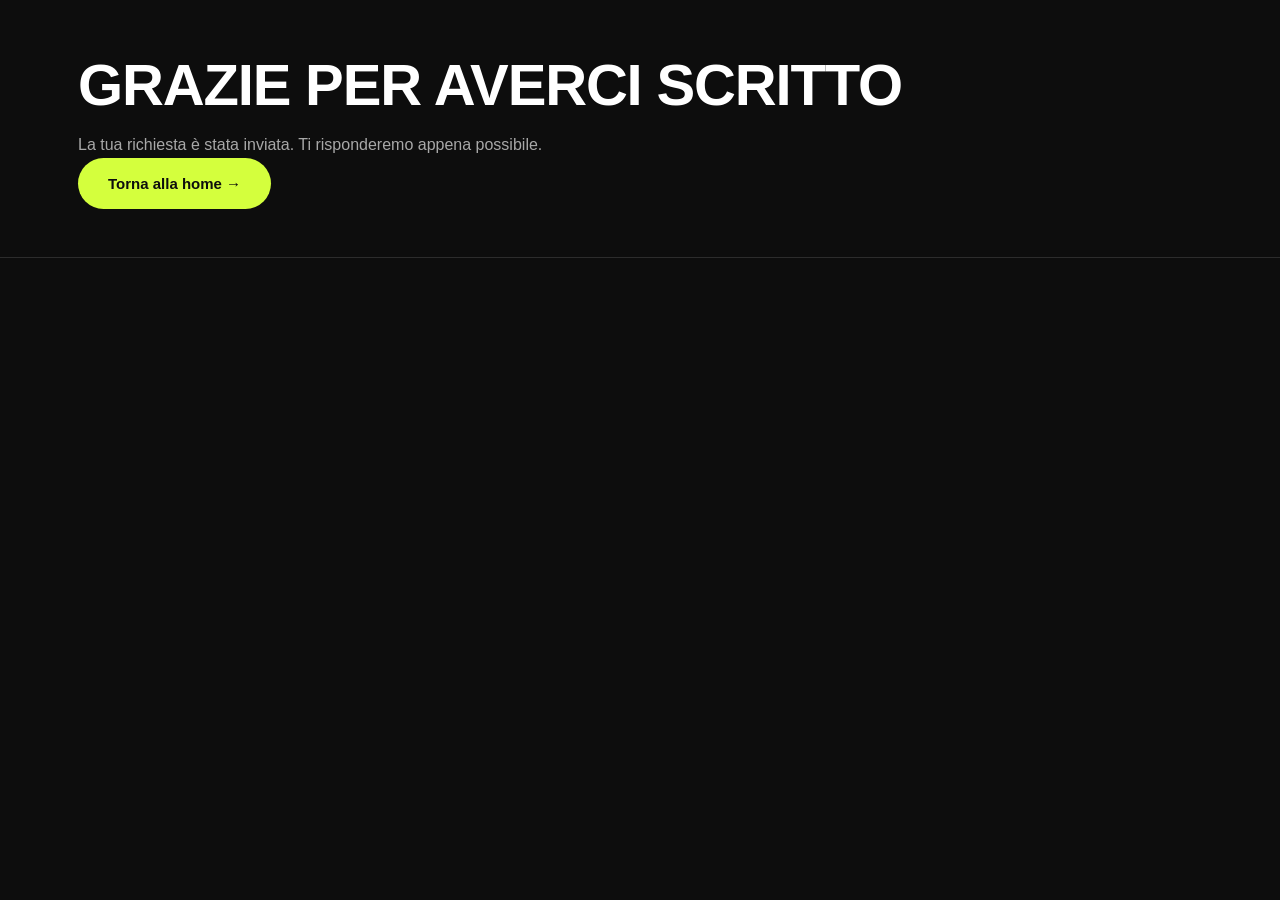
<file: gd_web_redesign/projects/mka-fitness/grazie.html>
<!doctype html>
<html lang="it">
<head>
<meta charset="UTF-8">
<meta name="viewport" content="width=device-width, initial-scale=1">
<title>Richiesta inviata — M.K.A. Global Fitness Faenza</title>
<link rel="stylesheet" href="style.css">
</head>
<body>
<main class="page-hero">
  <div class="wrap">
    <h1 class="page-title">Grazie per averci scritto</h1>
    <p class="page-sub">La tua richiesta è stata inviata. Ti risponderemo appena possibile.</p>
    <a href="index.html" class="btn-primary">Torna alla home →</a>
  </div>
</main>
</body>
</html>
</file>
<file: gd_web_redesign/projects/mka-fitness/style.css>
:root{
    --black:#0d0d0d;
    --panel:#161616;
    --panel2:#1d1d1d;
    --line:#2c2c2c;
    --white:#ffffff;
    --grey:#a8a8a8;
    --lime:#d4ff3d;
    --lime-dim:#a8cc2e;
  }

  *{box-sizing:border-box; margin:0; padding:0;}
  html{scroll-behavior:smooth;}
  body{
    background:var(--black);
    color:var(--white);
    font-family:'Inter',sans-serif;
    -webkit-font-smoothing:antialiased;
    overflow-x:hidden;
  }
  .mono{font-family:'Space Mono',monospace;}
  a{color:inherit; text-decoration:none;}
  img{max-width:100%; display:block;}
  ::selection{background:var(--lime); color:var(--black);}

  .wrap{max-width:1180px; margin:0 auto; padding:0 28px;}

  /* ===== NAV ===== */
  header{
    position:sticky; top:0; z-index:100;
    background:rgba(13,13,13,0.88);
    backdrop-filter:blur(10px);
    border-bottom:1px solid var(--line);
  }
  nav.wrap{
    display:flex; align-items:center; justify-content:space-between;
    height:76px;
  }
  .logo{
    font-family:'Archivo Black',sans-serif;
    font-size:17px;
    letter-spacing:-0.02em;
    display:flex; align-items:center; gap:10px;
  }
  .logo .dot{width:9px;height:9px;background:var(--lime);border-radius:50%;flex-shrink:0;}
  .navlinks{display:flex; gap:36px; align-items:center;}
  .navlinks a{
    font-size:14px; font-weight:600; color:var(--grey);
    transition:color .15s ease;
  }
  .navlinks a:hover{color:var(--white);}
  .navlinks a.active{color:var(--white);}
  .nav-cta{
    background:var(--lime); color:var(--black);
    padding:11px 22px; border-radius:100px;
    font-weight:800; font-size:13px;
    letter-spacing:0.01em;
    transition:transform .2s ease, background .2s ease;
  }
  .nav-cta:hover{transform:scale(1.04); background:var(--white);}
  .burger{display:none; cursor:pointer; background:none; border:none; color:var(--white);}
  .burger svg{width:22px; height:22px; display:block;}

  /* ===== HERO ===== */
  .hero{
    position:relative;
    padding:clamp(64px,7.5vw,88px) 0 clamp(48px,5.5vw,64px);
    border-bottom:1px solid var(--line);
    overflow:hidden;
  }
  .hero-grid{
    display:grid;
    grid-template-columns:1.15fr 0.85fr;
    gap:clamp(32px,4vw,48px);
    align-items:start;
  }
  .eyebrow{
    display:inline-flex; align-items:center; gap:8px;
    font-family:'Space Mono',monospace;
    font-size:12px; text-transform:uppercase; letter-spacing:0.12em;
    color:var(--lime);
    border:1px solid rgba(212,255,61,0.35);
    background:rgba(212,255,61,0.06);
    padding:7px 14px; border-radius:100px;
    margin-bottom:28px;
  }
  .eyebrow .pulse{
    width:7px;height:7px;border-radius:50%;background:var(--lime);
    box-shadow:0 0 0 0 rgba(212,255,61,0.6);
    animation:pulse 2s infinite;
  }
  @keyframes pulse{
    0%{box-shadow:0 0 0 0 rgba(212,255,61,0.55);}
    70%{box-shadow:0 0 0 9px rgba(212,255,61,0);}
    100%{box-shadow:0 0 0 0 rgba(212,255,61,0);}
  }
  h1.hero-title{
    font-family:'Archivo Black',sans-serif;
    font-size:clamp(38px,5.4vw,64px);
    line-height:0.98;
    letter-spacing:-0.02em;
    text-transform:uppercase;
  }
  h1.hero-title .line2{color:var(--lime);}
  .hero-sub{
    margin-top:24px;
    font-size:17px;
    line-height:1.6;
    color:var(--grey);
    max-width:480px;
  }
  .hero-actions{
    margin-top:36px;
    display:flex; gap:14px; flex-wrap:wrap;
  }
  .btn-primary{
    background:var(--lime); color:var(--black);
    padding:17px 30px; border-radius:100px;
    font-weight:800; font-size:15px;
    display:inline-flex; align-items:center; gap:10px;
    transition:transform .2s ease, background .2s ease;
  }
  .btn-primary:hover{transform:scale(1.04);}
  .btn-ghost{
    border:1px solid var(--line); color:var(--white);
    padding:17px 28px; border-radius:100px;
    font-weight:700; font-size:15px;
    transition:border-color .2s ease, background .2s ease, transform .2s ease;
  }
  .btn-ghost:hover{border-color:var(--white); background:var(--panel);}

  .hero-stats{
    display:flex; gap:32px; margin-top:48px;
    padding:28px 0 48px; border-top:1px solid var(--line);
  }
  .stat-num{
    font-family:'Archivo Black',sans-serif;
    font-size:30px; color:var(--white);
  }
  .stat-label{
    font-size:12.5px; color:var(--grey); margin-top:4px;
    text-transform:uppercase; letter-spacing:0.04em;
  }

  /* Hero visual: clock band signature */
  .hero-visual{
    position:relative;
    background:var(--panel);
    border:1px solid var(--line);
    border-radius:24px;
    padding:clamp(24px,3vw,36px) clamp(20px,2.4vw,28px);
  }
  .clock-badge{
    text-align:center;
  }
  .clock-badge .open-tag{
    font-family:'Space Mono',monospace;
    font-size:12px; color:var(--lime);
    text-transform:uppercase; letter-spacing:0.1em;
    margin-bottom:10px;
  }
  .clock-big{
    font-family:'Archivo Black',sans-serif;
    font-size:clamp(46px,7vw,64px);
    letter-spacing:-0.02em;
    line-height:1;
  }
  .clock-big .sep{color:var(--lime);}
  .clock-caption{
    margin-top:10px; color:var(--grey); font-size:13.5px;
  }
  .timeline{
    margin-top:30px;
    height:10px;
    border-radius:100px;
    background:var(--panel2);
    overflow:hidden;
    position:relative;
  }
  .timeline-fill{
    position:absolute; left:0; top:0; bottom:0;
    width:79%;
    background:linear-gradient(90deg, var(--lime-dim), var(--lime));
    border-radius:100px;
  }
  .timeline-marks{
    display:flex; justify-content:space-between;
    margin-top:8px;
    font-family:'Space Mono',monospace;
    font-size:11px; color:var(--grey);
  }
  .hero-mini-cards{
    margin-top:28px;
    display:grid; grid-template-columns:1fr 1fr; gap:12px;
  }
  .mini-card{
    background:var(--panel2); border:1px solid var(--line);
    border-radius:14px; padding:16px;
    transition:transform .2s ease, border-color .2s ease, background .2s ease;
  }
  .mini-card:hover{transform:translateY(-3px); border-color:#444; background:#222;}
  .mini-card .mc-icon{display:flex; margin-bottom:4px; color:var(--lime); line-height:0;}
  .mini-card .mc-icon svg{width:20px; height:20px; stroke-width:1.7;}
  .mini-card .mc-title{font-weight:700; font-size:14px;}
  .mini-card .mc-sub{font-size:12px; color:var(--grey); margin-top:3px;}
  .scratch-card{
    position:relative;
    min-height:clamp(160px,18.1vw,213px);
    margin-top:14px;
    overflow:hidden;
    border:1px solid rgba(212,255,61,0.55);
    border-radius:16px;
    background:var(--lime);
    color:var(--black);
  }
  .scratch-prize, .scratch-cover{
    position:absolute;
    inset:0;
    display:flex;
    flex-direction:column;
    align-items:center;
    justify-content:center;
    gap:6px;
    width:100%;
    padding:14px;
    text-align:center;
  }
  .scratch-prize{z-index:0;}
  .scratch-prize-title{
    font-family:'Archivo Black',sans-serif;
    font-size:clamp(15px,1.6vw,19px);
    line-height:1.15;
    text-transform:uppercase;
  }
  .scratch-prize-cta{font-size:12px; font-weight:700;}
  .scratch-cover{
    z-index:1;
    border:0;
    border-radius:inherit;
    background:transparent;
    color:var(--lime);
    cursor:crosshair;
    touch-action:none;
  }
  .scratch-cover canvas{position:absolute; inset:0; width:100%; height:100%;}
  .scratch-hint{
    position:relative;
    pointer-events:none;
    font-family:'Space Mono',monospace;
    font-size:13px;
    font-weight:700;
    letter-spacing:0.14em;
    text-transform:uppercase;
  }
  .scratch-hint::after{content:""; display:block; width:34px; height:2px; margin:7px auto 0; background:var(--lime);}
  .scratch-status{
    position:absolute;
    width:1px;
    height:1px;
    padding:0;
    margin:-1px;
    overflow:hidden;
    clip:rect(0,0,0,0);
    white-space:nowrap;
    border:0;
  }
  .scratch-card.is-revealed .scratch-cover{opacity:0; pointer-events:none; transition:none;}
  .scratch-card.is-revealed .scratch-prize:focus-visible{outline:3px solid var(--black); outline-offset:-6px;}

  /* ===== TICKER ===== */
  .ticker-wrap{
    border-bottom:1px solid var(--line);
    background:var(--panel);
    overflow:hidden;
    padding:14px 0;
  }
  .ticker{
    display:flex; gap:48px; width:max-content;
    animation:scroll 26s linear infinite;
  }
  .ticker span{
    font-family:'Space Mono',monospace;
    font-size:13px; color:var(--grey);
    text-transform:uppercase; letter-spacing:0.05em;
    display:flex; align-items:center; gap:48px;
  }
  .ticker span b{color:var(--lime); font-weight:700; display:inline-flex;}
  .ticker span b svg{width:14px; height:14px; stroke-width:1.8;}
  @keyframes scroll{
    0%{transform:translateX(0);}
    100%{transform:translateX(-50%);}
  }

  /* ===== SECTION HEADER ===== */
  .section{padding:96px 0;}
  .section.border-b{border-bottom:1px solid var(--line);}
  .sec-head{
    display:flex; justify-content:space-between; align-items:flex-end;
    gap:24px; margin-bottom:52px; flex-wrap:wrap;
  }
  .sec-eyebrow{
    font-family:'Space Mono',monospace;
    font-size:12px; color:var(--lime);
    text-transform:uppercase; letter-spacing:0.12em;
    margin-bottom:14px;
  }
  .sec-title{
    font-family:'Archivo Black',sans-serif;
    font-size:clamp(28px,4vw,42px);
    text-transform:uppercase;
    letter-spacing:-0.01em;
    line-height:1.05;
  }
  .sec-desc{
    max-width:380px; color:var(--grey); font-size:15px; line-height:1.6;
  }

  /* ===== WHY GRID ===== */
  .why-grid{
    display:grid; grid-template-columns:repeat(3,1fr); gap:1px;
    background:var(--line);
    border:1px solid var(--line);
    border-radius:20px;
    overflow:hidden;
  }
  .why-card{
    background:var(--black);
    padding:36px 30px;
    transition:background .2s ease;
  }
  .why-card:hover{background:var(--panel);}
  .why-num{
    font-family:'Space Mono',monospace;
    font-size:12px; color:var(--lime);
    margin-bottom:20px;
  }
  .why-title{
    font-family:'Archivo Black',sans-serif;
    font-size:19px; text-transform:uppercase;
    margin-bottom:10px; letter-spacing:-0.01em;
  }
  .why-text{color:var(--grey); font-size:14.5px; line-height:1.65;}

  /* ===== PRICING ===== */
  .price-grid{
    display:grid; grid-template-columns:repeat(3,1fr); gap:20px;
  }
  .price-card{
    background:var(--panel);
    border:1px solid var(--line);
    border-radius:20px;
    padding:32px 28px;
    display:flex; flex-direction:column;
    position:relative;
  }
  .price-card.feat{
    border-color:var(--lime);
    background:linear-gradient(180deg, rgba(212,255,61,0.08), var(--panel) 40%);
  }
  .price-tag{
    position:absolute; top:-1px; right:24px;
    background:var(--lime); color:var(--black);
    font-size:11px; font-weight:800; letter-spacing:0.04em;
    text-transform:uppercase;
    padding:6px 14px; border-radius:0 0 10px 10px;
  }
  .price-name{
    font-family:'Archivo Black',sans-serif;
    font-size:18px; text-transform:uppercase; margin-bottom:6px;
  }
  .price-desc{color:var(--grey); font-size:13.5px; margin-bottom:24px;}
  .price-amount{
    display:flex; align-items:baseline; gap:6px; margin-bottom:24px;
  }
  .price-amount .num{
    font-family:'Archivo Black',sans-serif;
    font-size:46px; letter-spacing:-0.02em;
  }
  .price-amount .per{color:var(--grey); font-size:14px;}
  .price-feats{list-style:none; flex:1; margin-bottom:28px;}
  .price-feats li{
    font-size:14px; color:#d8d8d8;
    padding:10px 0; border-top:1px solid var(--line);
    display:flex; gap:10px; align-items:center;
  }
  .price-feats li:first-child{border-top:none;}
  .price-feats li .ck{color:var(--lime); display:inline-flex;}
  .price-feats li .ck svg{width:16px; height:16px; stroke-width:2;}
  .price-btn{
    text-align:center; padding:14px; border-radius:100px;
    font-weight:800; font-size:14px;
    border:1px solid var(--line); color:var(--white);
    transition:all .15s ease;
  }
  .price-card.feat .price-btn{background:var(--lime); color:var(--black); border-color:var(--lime);}
  .price-btn:hover{transform:translateY(-2px);}

  /* ===== APP / PROMO BANNER ===== */
  .promo{
    background:var(--lime);
    color:var(--black);
    border-radius:24px;
    padding:48px;
    display:grid;
    grid-template-columns:1.3fr 1fr;
    gap:32px;
    align-items:center;
  }
  .promo-title{
    font-family:'Archivo Black',sans-serif;
    font-size:clamp(24px,3.4vw,36px);
    text-transform:uppercase;
    line-height:1.05;
    margin-bottom:14px;
  }
  .promo-text{font-size:15px; line-height:1.6; max-width:440px; opacity:0.85;}
  .promo-right{
    background:var(--black); color:var(--white);
    border-radius:16px; padding:26px;
  }
  .promo-right .pr-label{
    font-family:'Space Mono',monospace; font-size:11px;
    text-transform:uppercase; letter-spacing:0.1em; color:var(--lime);
    margin-bottom:10px;
  }
  .promo-right .pr-big{
    font-family:'Archivo Black',sans-serif; font-size:30px; margin-bottom:6px;
  }
  .promo-right .pr-sub{font-size:13px; color:var(--grey); margin-bottom:20px;}
  .promo-cta{
    display:block; text-align:center;
    background:var(--lime); color:var(--black);
    padding:14px; border-radius:100px;
    font-weight:800; font-size:14px;
  }
  .promo-slots{
    margin-top:14px; font-family:'Space Mono',monospace;
    font-size:12px; color:var(--grey); text-align:center;
  }
  .promo-slots b{color:var(--white);}

  /* ===== GALLERY STRIP ===== */
  .gallery-strip{
    display:grid; grid-template-columns:repeat(4,1fr); gap:14px;
  }
  .gallery-strip a{
    aspect-ratio:3/4; border-radius:16px; overflow:hidden;
    position:relative; display:block;
    background:var(--panel2); border:1px solid var(--line);
  }
  .gallery-strip img{width:100%; height:100%; object-fit:cover; transition:transform .35s ease;}
  .gallery-strip a:hover img{transform:scale(1.06);}

  /* ===== CONTACT / FOOTER CTA ===== */
  .cta-band{
    text-align:center; padding:90px 0; border-bottom:1px solid var(--line);
  }
  .cta-band h2{
    font-family:'Archivo Black',sans-serif;
    font-size:clamp(32px,6vw,64px);
    text-transform:uppercase; line-height:1;
    letter-spacing:-0.02em;
    margin-bottom:24px;
  }
  .cta-band h2 span{color:var(--lime);}
  .cta-band p{color:var(--grey); max-width:480px; margin:0 auto 36px; font-size:16px;}

  footer{padding:56px 0 28px;}
  .footer-grid{
    display:grid; grid-template-columns:1.4fr 1fr 1fr 1fr; gap:40px;
    padding-bottom:40px; border-bottom:1px solid var(--line);
  }
  .footer-logo{
    font-family:'Archivo Black',sans-serif; font-size:18px;
    display:flex; align-items:center; gap:10px; margin-bottom:14px;
  }
  .footer-logo .dot{width:9px;height:9px;background:var(--lime);border-radius:50%;}
  .footer-about{color:var(--grey); font-size:13.5px; line-height:1.6; max-width:260px;}
  .footer-col-title{
    font-family:'Space Mono',monospace; font-size:11px; color:var(--grey);
    text-transform:uppercase; letter-spacing:0.1em; margin-bottom:18px;
  }
  .footer-col a, .footer-col p{
    display:block; color:#d8d8d8; font-size:14px;
    margin-bottom:12px; line-height:1.5;
  }
  .footer-col a:hover{color:var(--lime);}
  .footer-social{display:flex; gap:10px; margin-top:6px;}
  .footer-social a{
    width:38px; height:38px; border:1px solid var(--line); border-radius:50%;
    display:flex; align-items:center; justify-content:center;
    font-size:14px; transition:all .15s ease;
  }
  .footer-social a:hover{background:var(--lime); color:var(--black); border-color:var(--lime);}
  .footer-bottom{
    display:flex; justify-content:space-between; align-items:center;
    padding-top:26px; flex-wrap:wrap; gap:14px;
    font-size:12.5px; color:#6b6b6b;
  }
  .footer-bottom a{color:#6b6b6b;}
  .footer-bottom a:hover{color:var(--white);}
  .footer-bottom-links{display:flex; gap:20px;}

  @media (max-width:860px){
    .navlinks{display:none;}
    .burger{display:block;}
    .hero-grid{grid-template-columns:1fr;}
    .hero-visual{width:100%;}
    .hero-stats{flex-wrap:wrap; row-gap:20px;}
    .why-grid{grid-template-columns:1fr;}
    .price-grid{grid-template-columns:1fr;}
    .promo{grid-template-columns:1fr;}
    .gallery-strip{grid-template-columns:1fr 1fr;}
    .footer-grid{grid-template-columns:1fr 1fr; row-gap:32px;}
  }

  /* ===== PAGE HERO (sottopagine) ===== */
  .page-hero{
    padding:56px 0 48px;
    border-bottom:1px solid var(--line);
  }
  .breadcrumb{
    display:flex; align-items:center; gap:8px;
    font-family:'Space Mono',monospace;
    font-size:12.5px; color:var(--grey);
    text-transform:uppercase; letter-spacing:0.05em;
    margin-bottom:22px;
  }
  .breadcrumb a{color:var(--grey);}
  .breadcrumb a:hover{color:var(--lime);}
  .breadcrumb .sep{color:#444;}
  .breadcrumb .current{color:var(--white);}
  h1.page-title{
    font-family:'Archivo Black',sans-serif;
    font-size:clamp(34px,5.5vw,58px);
    text-transform:uppercase;
    line-height:1;
    letter-spacing:-0.02em;
  }
  .page-sub{
    margin-top:18px;
    color:var(--grey);
    font-size:16px;
    line-height:1.6;
    max-width:560px;
  }

  /* ===== TWO COL TEXT/IMAGE ===== */
  .split{
    display:grid;
    grid-template-columns:1fr 1fr;
    gap:56px;
    align-items:center;
  }
  .split.rev{grid-template-columns:1fr 1fr;}
  .split img{
    border-radius:18px;
    border:1px solid var(--line);
    width:100%;
    aspect-ratio:4/3;
    object-fit:cover;
  }
  .split-img-pair{
    display:grid; grid-template-columns:1fr 1fr; gap:14px;
  }
  .split-img-pair img:first-child{margin-top:28px;}
  .body-text p{
    color:#cfcfcf; font-size:15.5px; line-height:1.75;
    margin-bottom:16px;
  }
  .body-text p:last-child{margin-bottom:0;}

  /* ===== INFO LIST (icona + testo) ===== */
  .info-list{list-style:none;}
  .info-list li{
    display:flex; gap:14px; align-items:flex-start;
    padding:16px 0; border-top:1px solid var(--line);
    font-size:15px; color:#d8d8d8;
  }
  .info-list li:first-child{border-top:none; padding-top:0;}
  .info-list .ico{
    width:34px; height:34px; flex-shrink:0;
    border-radius:50%; background:var(--panel2); border:1px solid var(--line);
    display:flex; align-items:center; justify-content:center;
    font-size:14px; color:var(--lime);
  }
  .info-list .ico svg{width:17px; height:17px; stroke-width:1.8;}

  /* ===== BRAND STRIP ===== */
  .brand-strip{
    display:flex; gap:14px; flex-wrap:wrap;
  }
  .brand-pill{
    background:var(--panel2); border:1px solid var(--line);
    border-radius:100px; padding:10px 20px;
    font-family:'Space Mono',monospace;
    font-size:13px; color:#d8d8d8;
  }

  /* ===== GALLERY MASONRY ===== */
  .gallery-grid{
    columns:4 220px;
    column-gap:12px;
  }
  .gallery-grid figure{
    margin:0 0 12px; break-inside:avoid;
    border-radius:14px; overflow:hidden;
    border:1px solid var(--line);
    background:var(--panel2);
  }
  .gallery-grid img{width:100%; display:block; transition:transform .35s ease;}
  .gallery-grid a:hover img{transform:scale(1.05);}
  @media (max-width:860px){
    .gallery-grid{columns:2 160px;}
  }

  /* ===== CONTACT GRID ===== */
  .contact-grid{
    display:grid; grid-template-columns:1fr 1fr; gap:48px;
  }
  .map-frame{
    border-radius:18px; overflow:hidden; border:1px solid var(--line);
    aspect-ratio:4/3; width:100%;
  }
  .map-frame iframe{width:100%; height:100%; border:0; filter:grayscale(0.3) invert(0.92) contrast(0.9);}

  .form-card{
    background:var(--panel); border:1px solid var(--line);
    border-radius:20px; padding:32px;
  }
  .form-row{display:grid; grid-template-columns:1fr 1fr; gap:14px; margin-bottom:14px;}
  .form-field{display:flex; flex-direction:column; gap:7px;}
  .form-field.full{grid-column:1 / -1;}
  .form-field label{
    font-family:'Space Mono',monospace; font-size:11px;
    text-transform:uppercase; letter-spacing:0.08em; color:var(--grey);
  }
  .form-field input, .form-field textarea{
    background:var(--panel2); border:1px solid var(--line);
    border-radius:10px; padding:12px 14px;
    color:var(--white); font-family:'Inter',sans-serif; font-size:14px;
    outline:none; transition:border-color .15s ease;
  }
  .form-field input:focus, .form-field textarea:focus{border-color:var(--lime);}
  .form-field textarea{resize:vertical; min-height:100px;}
  .form-check{
    display:flex; gap:10px; align-items:flex-start;
    font-size:12.5px; color:var(--grey); line-height:1.5;
    margin:18px 0 22px;
  }
  .form-check input{margin-top:3px;}
  .form-submit{
    width:100%; background:var(--lime); color:var(--black);
    border:none; padding:15px; border-radius:100px;
    font-weight:800; font-size:14.5px; cursor:pointer;
    transition:transform .15s ease;
  }
  .form-submit:hover{transform:scale(1.02);}

  @media (max-width:860px){
    .split, .split.rev{grid-template-columns:1fr;}
    .split-img-pair{order:-1;}
    .contact-grid{grid-template-columns:1fr;}
    .form-row{grid-template-columns:1fr;}
  }

  @media (max-width:480px){
    nav.wrap{height:68px; gap:10px; padding:0 20px;}
    .logo{font-size:14px; white-space:nowrap;}
    .nav-cta{margin-left:auto; padding:9px 12px; font-size:11px; white-space:nowrap;}
    .burger{flex-shrink:0;}
  }

  a:focus-visible, button:focus-visible{
    outline:2px solid var(--lime);
    outline-offset:4px;
  }

  @media (prefers-reduced-motion:reduce){
    html{scroll-behavior:auto;}
    *, *::before, *::after{
      animation-duration:0.01ms !important;
      animation-iteration-count:1 !important;
      scroll-behavior:auto !important;
      transition-duration:0.01ms !important;
    }
  }
</file>
